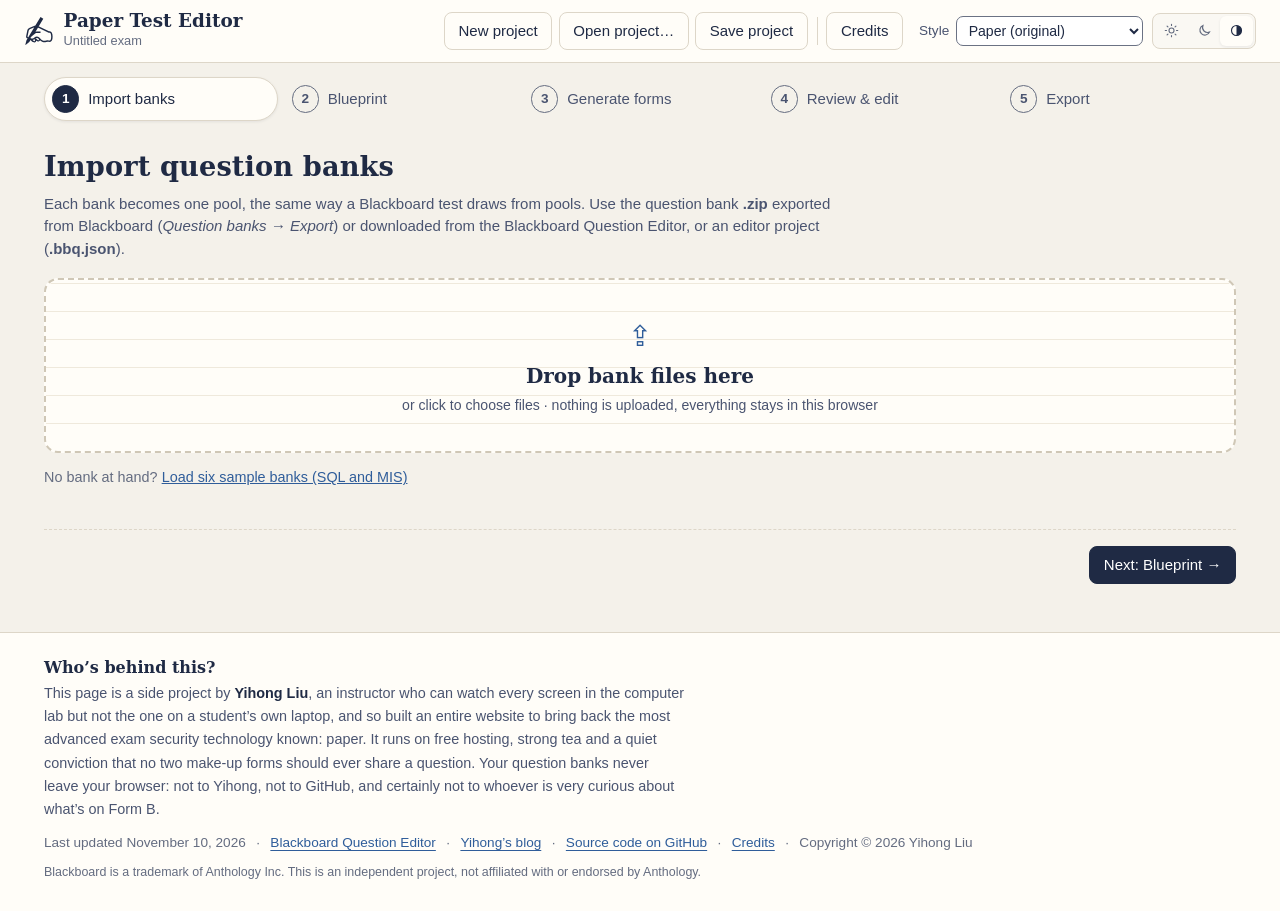
<file: index.html>
<!doctype html>
<html lang="en" data-skin="paper">
<head>
<meta charset="utf-8">
<meta name="viewport" content="width=device-width, initial-scale=1">
<title>Paper Test Editor</title>
<meta name="description" content="Turn Blackboard question banks into supervised paper make-up exams: parallel forms with minimal overlap, answer sheets and keys, exported as PDF or Word. Runs entirely in your browser.">
<meta http-equiv="Content-Security-Policy" content="default-src 'self'; script-src 'self'; style-src 'self' 'unsafe-inline'; img-src 'self' data: blob:; font-src 'self'; connect-src 'none'; object-src 'none'; base-uri 'none'; form-action 'none'">
<meta name="referrer" content="no-referrer">
<!-- Link previews on social media and chat apps (Open Graph and X/Twitter cards).
     og:url and og:image must be full addresses. If the site moves, update them here.
     The preview image is drawn from tools/og-image/og-image.html (see README.md). -->
<link rel="canonical" href="https://blog.yihong-liu.com/paper-test-editor/">
<meta property="og:type" content="website">
<meta property="og:site_name" content="Paper Test Editor">
<meta property="og:title" content="Paper Test Editor">
<meta property="og:description" content="Turn Blackboard question banks into parallel paper make-up exams, with answer sheets and keys, as PDF or Word. Free, and everything stays in your browser.">
<meta property="og:url" content="https://blog.yihong-liu.com/paper-test-editor/">
<meta property="og:locale" content="en_US">
<meta property="og:image" content="https://blog.yihong-liu.com/paper-test-editor/og-image.png?v=2">
<meta property="og:image:type" content="image/png">
<meta property="og:image:width" content="2400">
<meta property="og:image:height" content="1260">
<meta property="og:image:alt" content="Paper Test Editor: Forms A, B and C of a paper make-up exam, each with its form box, Form A showing two MIS questions, and a badge reading 0 shared questions across forms A, B and C.">
<meta name="author" content="Yihong Liu">
<meta name="twitter:card" content="summary_large_image">
<meta name="twitter:title" content="Paper Test Editor">
<meta name="twitter:description" content="Turn Blackboard question banks into parallel paper make-up exams, with answer sheets and keys, as PDF or Word. Free, and everything stays in your browser.">
<meta name="twitter:image" content="https://blog.yihong-liu.com/paper-test-editor/og-image.png?v=2">
<meta name="twitter:image:alt" content="Paper Test Editor: Forms A, B and C of a paper make-up exam, each with its form box, Form A showing two MIS questions, and a badge reading 0 shared questions across forms A, B and C.">
<link rel="icon" href="favicon.svg" type="image/svg+xml">
<link rel="icon" href="favicon-32.png" sizes="32x32" type="image/png">
<link rel="apple-touch-icon" href="apple-touch-icon.png">
<link rel="stylesheet" href="css/app.css">
<script src="js/theme.js"></script>
<style id="page-style"></style>
</head>
<body>
<div id="app">
  <a class="skip-link" href="#main">Skip to the current step</a>
  <header class="topbar">
    <div class="brand">
      <svg class="brand-mark" width="30" height="30" aria-hidden="true" focusable="false" xmlns="http://www.w3.org/2000/svg" viewBox="0 0 2268.0 2268.0" fill="currentColor"><path d="M118 2184Q100 2184 105 2164L187 1839L1248 84L1458 209L837 1241L499 1491L451 1640L520 1768L400 1967L140 2173Q125 2184 118 2184ZM786 2002Q741 2002 680.5 1968Q620 1934 564.5 1881.5Q509 1829 477 1772L563 1722Q586 1762 629 1804Q672 1846 716 1874Q760 1902 786 1902Q809 1902 820 1884Q831 1866 831 1840Q831 1818 823.5 1794.5Q816 1771 801 1751L918 1762Q924 1780 927 1798.5Q930 1817 930 1836Q930 1902 893 1952Q856 2002 786 2002ZM1086 1932Q1046 1932 1000.5 1906.5Q955 1881 877 1814Q828 1772 803 1754Q778 1736 761 1730L797 1636Q826 1648 865 1674.5Q904 1701 951 1744Q1001 1789 1035 1810.5Q1069 1832 1086 1832Q1106 1832 1119 1808Q1132 1784 1132 1754Q1132 1750 1132 1747Q1132 1744 1131 1740L1229 1726Q1230 1733 1230.5 1740.5Q1231 1748 1231 1756Q1231 1826 1189.5 1879Q1148 1932 1086 1932ZM335 1718Q244 1718 193.5 1664.5Q143 1611 159 1531L252 1076Q264 1017 316.5 960.5Q369 904 434 879L940 680L980 782L474 981Q434 997 400 1032Q366 1067 360 1098L267 1553Q262 1580 279 1594Q296 1608 335 1608ZM1552 1978Q1475 1978 1407 1956.5Q1339 1935 1275.5 1890.5Q1212 1846 1147 1776Q1091 1715 1054 1690Q1017 1665 982 1665Q957 1665 926.5 1678Q896 1691 846 1723Q765 1775 704 1797.5Q643 1820 583 1820Q495 1820 440 1770Q385 1720 385 1640Q385 1596 431 1539.5Q477 1483 541 1430L779 1233Q822 1198 869.5 1183Q917 1168 980 1168H1249V1278H980Q934 1278 906 1287.5Q878 1297 849 1320L611 1513Q568 1548 531.5 1590.5Q495 1633 495 1640Q495 1673 517.5 1691.5Q540 1710 583 1710Q623 1710 664.5 1693.5Q706 1677 771 1636Q840 1592 889.5 1573.5Q939 1555 982 1555Q1044 1555 1096.5 1585Q1149 1615 1210 1683Q1299 1783 1377.5 1825.5Q1456 1868 1552 1868Q1607 1868 1664.5 1853.5Q1722 1839 1782 1839Q1830 1839 1875.5 1846Q1921 1853 1955 1853Q1993 1853 2023.5 1771.5Q2054 1690 2054 1566Q2054 1483 2039 1415Q2024 1347 2001.5 1307Q1979 1267 1955 1267H1862L1011 851L1059 753L1888 1157H1955Q2050 1157 2107 1272Q2164 1387 2164 1566Q2164 1742 2107.5 1852.5Q2051 1963 1955 1963Q1903 1963 1865.5 1956Q1828 1949 1782 1949Q1732 1949 1677.5 1963.5Q1623 1978 1552 1978Z"/></svg>
      <div><h1 class="brand-title">Paper Test Editor</h1><small id="project-name">Untitled exam</small></div>
    </div>
    <nav class="top-actions" aria-label="Project">
      <button type="button" id="btn-new" title="Start an empty project. Pools, forms and the usage history in this browser are cleared, so save the current project first if you want to keep it.">New project</button>
      <button type="button" id="btn-open" title="Open a project you saved earlier (a .ptest.json file).">Open project…</button>
      <button type="button" id="btn-save" title="Download this project (exam, pools, forms and usage history) as a .ptest.json file you can open later.">Save project</button>
      <span class="divider" aria-hidden="true"></span>
      <button type="button" id="btn-credits" title="Sources, tools and style inspirations behind this editor.">Credits</button>
      <input type="file" id="file-project" accept=".json,.ptest.json" aria-label="Open project file" hidden>
    </nav>
    <div class="appearance">
      <div class="skin-pick"><label for="skin">Style</label>
        <select id="skin" aria-label="Style" title="Change how the editor looks. Your exam and the printed papers stay the same.">
          <option value="paper">Paper (original)</option>
          <optgroup label="Retro operating system">
            <option value="system">System (classic Mac)</option>
            <option value="win98">Windows 98</option>
            <option value="xp">Windows XP</option>
            <option value="win7">Windows 7</option>
          </optgroup>
          <optgroup label="Clean and modern">
            <option value="pico">Pico</option>
            <option value="mvp">MVP</option>
            <option value="new">new.css</option>
            <option value="sakura">Sakura</option>
          </optgroup>
        </select>
      </div>
      <div class="theme-switch" role="group" aria-label="Appearance">
        <button type="button" data-theme-choice="light" title="Day mode" aria-label="Day mode"><svg viewBox="0 0 24 24" aria-hidden="true"><circle cx="12" cy="12" r="4"/><path d="M12 2v2M12 20v2M4.9 4.9l1.4 1.4M17.7 17.7l1.4 1.4M2 12h2M20 12h2M4.9 19.1l1.4-1.4M17.7 6.3l1.4-1.4"/></svg><span>Day</span></button>
        <button type="button" data-theme-choice="dark" title="Night mode" aria-label="Night mode"><svg viewBox="0 0 24 24" aria-hidden="true"><path d="M20 14.5A8 8 0 0 1 9.5 4a8 8 0 1 0 10.5 10.5z"/></svg><span>Night</span></button>
        <button type="button" data-theme-choice="auto" title="Follow my device’s light or dark setting" aria-label="Auto: follow my device setting"><svg viewBox="0 0 24 24" aria-hidden="true"><circle cx="12" cy="12" r="8"/><path d="M12 4a8 8 0 0 1 0 16z" class="fill"/></svg><span>Auto</span></button>
      </div>
    </div>
  </header>

  <ol class="stepper" id="stepper">
    <li><button type="button" data-step="import" class="active" aria-current="step"><span>1</span> Import banks</button></li>
    <li><button type="button" data-step="blueprint"><span>2</span> Blueprint</button></li>
    <li><button type="button" data-step="generate"><span>3</span> Generate forms</button></li>
    <li><button type="button" data-step="review"><span>4</span> Review &amp; edit</button></li>
    <li><button type="button" data-step="export"><span>5</span> Export</button></li>
  </ol>

  <main id="main" tabindex="-1">
    <!-- 1. Import -->
    <section class="step active" data-panel="import">
      <div class="step-head">
        <h2>Import question banks</h2>
        <p>Each bank becomes one pool, the same way a Blackboard test draws from pools. Use the question bank <b>.zip</b> exported from Blackboard (<i>Question banks → Export</i>) or downloaded from the Blackboard Question Editor, or an editor project (<b>.bbq.json</b>).</p>
      </div>
      <label class="drop" id="drop">
        <input type="file" id="file-banks" class="sr-only" accept=".zip,.json" multiple>
        <span class="drop-icon" aria-hidden="true">⇪</span>
        <b>Drop bank files here</b>
        <span>or click to choose files · nothing is uploaded, everything stays in this browser</span>
      </label>
      <p class="sample-line">No bank at hand? <button type="button" class="link" id="btn-samples">Load six sample banks (SQL and MIS)</button></p>
      <div id="pool-list" class="pool-list"></div>
      <div class="step-foot"><span></span><button type="button" class="primary" data-goto="blueprint">Next: Blueprint →</button></div>
    </section>

    <!-- 2. Blueprint -->
    <section class="step" data-panel="blueprint">
      <div class="step-head">
        <h2>Blueprint</h2>
        <p>Match the Blackboard test: how many questions each pool contributes, and how many points each is worth. The paper form will cover the same outcomes with the same time limit. To draw from several banks together under one outcome, use <b>Combine with above</b>: the banks then share one label, draw count and points, and print as one part.</p>
      </div>
      <div class="card exam-card">
        <h3>Exam details</h3>
        <div class="grid-2">
          <label>Course<input id="exam-course" placeholder="e.g. MGMT 2080 · Introduction to Information Systems"></label>
          <label>Exam title<input id="exam-title" placeholder="e.g. Midterm Exam (Make-up)"></label>
          <label class="short">Time limit (minutes)<input id="exam-time" type="number" min="0" step="5" placeholder="75"></label>
        </div>
        <div class="field-row"><label id="lbl-instructions">Instructions <small>(printed on the first page, or on the cover page)</small></label></div>
        <div id="exam-instructions"></div>
        <div class="field-row"><label id="lbl-endtext">Closing line <small>(printed after the last question; leave empty for none)</small></label>
          <button type="button" class="link" id="btn-endtext-reset">Use the default</button></div>
        <div id="exam-endtext"></div>
      </div>
      <div class="card">
        <h3>Pools</h3>
        <div class="table-wrap"><table class="slots" id="slots"></table></div>
        <div id="blueprint-warnings"></div>
      </div>
      <div class="step-foot"><button type="button" data-goto="import">← Import</button><button type="button" class="primary" data-goto="generate">Next: Generate forms →</button></div>
    </section>

    <!-- 3. Generate -->
    <section class="step" data-panel="generate">
      <div class="step-head">
        <h2>Generate parallel forms</h2>
        <p>Forms are drawn so they share as few questions as possible, preferring questions that have been used least, and least recently. The same seed always gives the same forms.</p>
      </div>
      <div class="card gen-card">
        <div class="gen-row">
          <label class="short">Number of forms<input id="gen-count" type="number" min="1" max="26" value="2"></label>
          <label class="short">First form code<input id="gen-start" maxlength="2" value="A"></label>
          <label>Seed<span class="inline"><input id="gen-seed"><button type="button" id="btn-reseed" title="New random seed">↻</button></span></label>
        </div>
        <fieldset class="checks">
          <legend class="sr-only">Order</legend>
          <label><input type="checkbox" id="set-shuffleQuestions"> Shuffle question order within each part</label>
          <label><input type="checkbox" id="set-mixSections"> Mix all parts together (no part headings)</label>
          <label><input type="checkbox" id="set-shuffleOptions"> Shuffle answer choices <small>(“All/None of the above” stay put; True/False is never reordered)</small></label>
        </fieldset>
        <div class="gen-go"><button type="button" class="primary big" id="btn-generate">Generate forms</button><span id="gen-status"></span></div>
      </div>
      <div id="gen-result"></div>
      <details class="card history" id="history">
        <summary><h3>Usage history</h3><span id="history-count"></span></summary>
        <p class="muted">A form is recorded the first time you export or print its test booklet. New forms then prefer questions used least, or least recently.</p>
        <div id="history-list"></div>
      </details>
      <div class="step-foot"><button type="button" data-goto="blueprint">← Blueprint</button><button type="button" class="primary" data-goto="review">Next: Review &amp; edit →</button></div>
    </section>

    <!-- 4. Review -->
    <section class="step" data-panel="review">
      <h2 class="sr-only">Review &amp; edit</h2>
      <div class="review">
        <aside class="review-side">
          <div class="form-tabs" id="form-tabs" role="group" aria-label="Form"></div>
          <div class="doc-tabs" id="doc-tabs" role="group" aria-label="Document">
            <button type="button" data-doc="booklet">Test booklet</button>
            <button type="button" data-doc="sheet">Answer sheet</button>
            <button type="button" data-doc="key">Answer key</button>
          </div>
          <div class="side-card">
            <h3>Answers</h3>
            <label class="radio"><input type="radio" name="answerMode" value="sheet"> On a separate answer sheet</label>
            <label class="radio"><input type="radio" name="answerMode" value="booklet"> In the test booklet</label>
            <div id="sheet-style-wrap">
              <h3>Answer sheet style</h3>
              <label class="radio"><input type="radio" name="sheetStyle" value="bubbles"> Bubbles</label>
              <label class="radio"><input type="radio" name="sheetStyle" value="letters"> Letter boxes</label>
            </div>
          </div>
          <div class="side-card">
            <h3>Layout</h3>
            <label class="check"><input type="checkbox" id="set-showSections"> Part headings</label>
            <label class="check"><input type="checkbox" id="set-showPoints"> Show points</label>
            <label class="check"><input type="checkbox" id="set-coverPage"> Separate cover page</label>
            <label class="check"><input type="checkbox" id="set-largePrint"> Large print</label>
            <label class="row">Essay lines<input type="number" id="set-essayLines" min="2" max="40"></label>
            <label class="row">Paper<select id="set-paper" aria-label="Paper size"><option value="letter">US Letter</option><option value="a4">A4</option></select></label>
          </div>
          <div class="side-card overlap-mini" id="overlap-mini"></div>
        </aside>
        <div class="review-main">
          <div id="review-empty" class="empty">Generate forms first (step 3).</div>
          <div class="paper-stage" id="paper-stage"></div>
        </div>
      </div>
      <div class="step-foot"><button type="button" data-goto="generate">← Generate</button><button type="button" class="primary" data-goto="export">Next: Export →</button></div>
    </section>

    <!-- 5. Export -->
    <section class="step" data-panel="export">
      <div class="step-head">
        <h2>Export</h2>
        <p><b>PDF</b> opens your browser’s print dialog: choose <i>Save as PDF</i> as the printer, and keep headers and footers off (the page numbers and form code are already on the page). <b>Word</b> files download straight away and keep math as editable equations.</p>
      </div>
      <div id="export-list"></div>
      <div class="card batch">
        <h3>All forms at once</h3>
        <fieldset class="checks inline-checks">
          <legend class="sr-only">Documents to include</legend>
          <label><input type="checkbox" id="batch-booklet" checked> Test booklets</label>
          <label><input type="checkbox" id="batch-sheet" checked> Answer sheets</label>
          <label><input type="checkbox" id="batch-key" checked> Answer keys</label>
        </fieldset>
        <div class="btn-row">
          <button type="button" class="primary" id="btn-batch-docx">Download Word files (.zip)</button>
          <button type="button" id="btn-batch-print">Print / save one PDF</button>
        </div>
        <label class="check"><input type="checkbox" id="set-recordUsage"> Record exported booklets in the usage history</label>
      </div>
      <div class="step-foot"><button type="button" data-goto="review">← Review</button><span></span></div>
    </section>
  </main>

  <footer class="site-foot">
    <div class="foot-inner">
      <p class="foot-owner">
        <span class="foot-kicker">Who’s behind this?</span>
        This page is a side project by <b>Yihong Liu</b>, an instructor who can watch every screen in the computer lab but not the one on a student’s own laptop, and so built an entire website to bring back the most advanced exam security technology known: paper.
        It runs on free hosting, strong tea and a quiet conviction that no two make-up forms should ever share a question.
        Your question banks never leave your browser: not to Yihong, not to GitHub, and certainly not to whoever is very curious about what’s on Form B.
      </p>
      <p class="foot-meta">
        <span>Last updated <time datetime="2026-11-10">November 10, 2026</time></span>
        <a href="https://liu-yihong.github.io/blackboard-question-editor/" target="_blank" rel="noopener noreferrer">Blackboard Question Editor</a>
        <a href="https://blog.yihong-liu.com/" target="_blank" rel="noopener noreferrer">Yihong’s blog</a>
        <a href="https://github.com/liu-yihong/paper-test-editor" target="_blank" rel="noopener noreferrer">Source code on GitHub</a>
        <button type="button" class="link" id="btn-credits-foot">Credits</button>
        <span>Copyright © 2026 Yihong Liu</span>
      </p>
      <p class="foot-legal">Blackboard is a trademark of Anthology Inc. This is an independent project, not affiliated with or endorsed by Anthology.</p>
    </div>
  </footer>
</div>

<div id="print-root" aria-hidden="true"></div>
<div id="modal" class="modal" hidden><section class="modal-box" role="dialog" aria-modal="true" aria-labelledby="modal-title"><header><h3 id="modal-title">Dialog</h3><button type="button" class="x" id="modal-x" aria-label="Close">×</button></header><div id="modal-body" class="modal-body"></div><footer id="modal-actions"></footer></section></div>
<div id="toast" class="toast" aria-hidden="true" hidden></div>
<div id="sr-status" class="sr-only" role="status" aria-live="polite"></div>

<!-- defer: the scripts download in parallel and run in this order after the page has been parsed,
     so they never hold up the first paint. js/samples.js (the sample banks) is loaded only when asked for. -->
<script defer src="vendor/katex.min.js"></script>
<script defer src="js/richtext.js"></script>
<script defer src="js/model.js"></script>
<script defer src="js/zip.js"></script>
<script defer src="js/bbimport.js"></script>
<script defer src="js/forms.js"></script>
<script defer src="js/wysiwyg.js"></script>
<script defer src="js/paper.js"></script>
<script defer src="js/docx.js"></script>
<script defer src="js/app.js"></script>
</body>
</html>
</file>
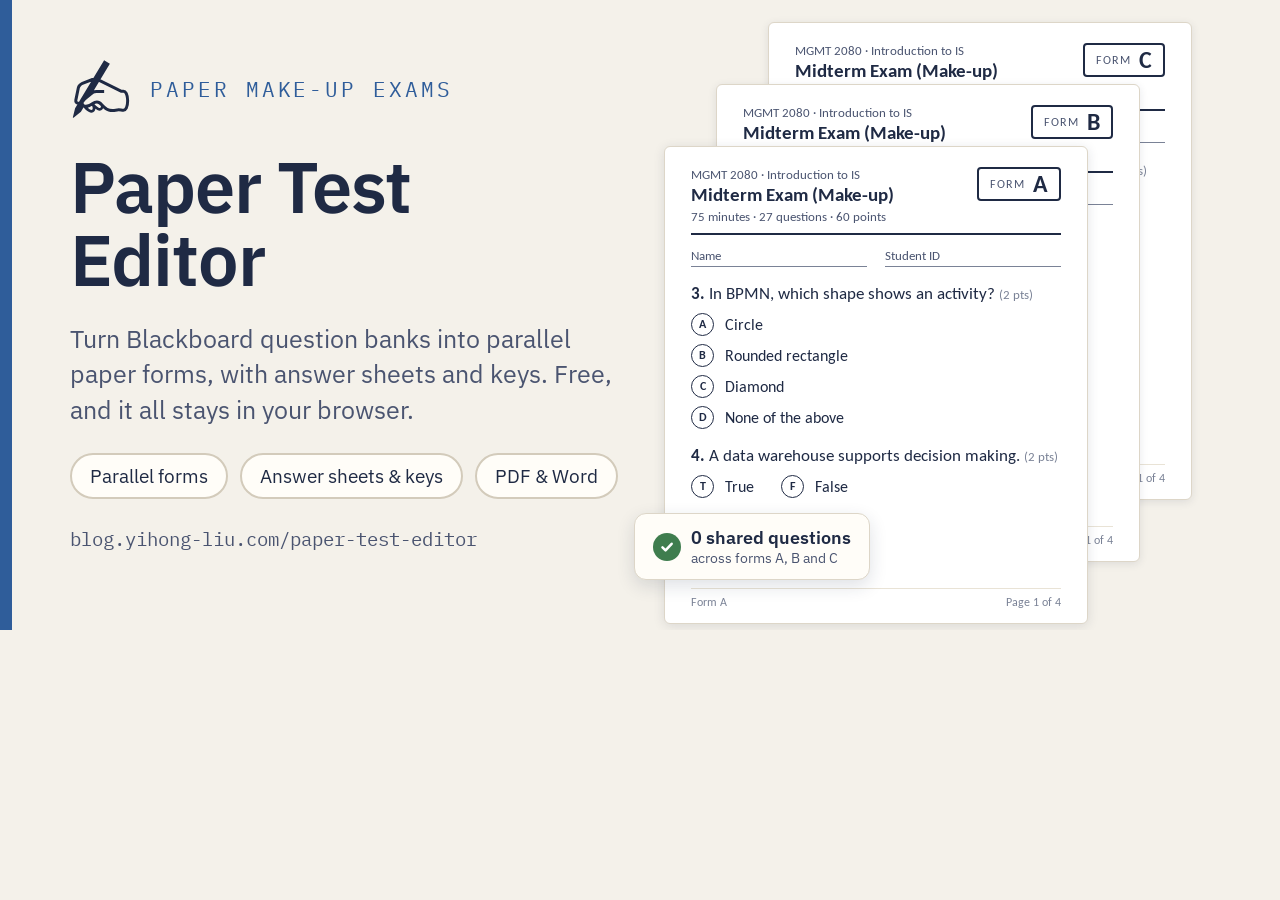
<file: tools/og-image/og-image.html>
<!doctype html><html><head><meta charset="utf-8"><style>
@font-face{font-family:Plex;src:url(../../fonts/ibm-plex-sans-latin-400-normal.woff2);font-weight:400}
@font-face{font-family:Plex;src:url(../../fonts/ibm-plex-sans-latin-600-normal.woff2);font-weight:600 700}
@font-face{font-family:PlexMono;src:url(../../fonts/ibm-plex-mono-latin-400-normal.woff2)}
@font-face{font-family:PaperSans;src:url(../../fonts/paper-sans-latin-regular.woff2);font-weight:400}
@font-face{font-family:PaperSans;src:url(../../fonts/paper-sans-latin-bold.woff2);font-weight:700}
*{box-sizing:border-box;margin:0}
html,body{width:1200px;height:630px;overflow:hidden}
body{background:#f4f1ea;color:#1f2a44;font-family:Plex;position:relative;border-left:12px solid #2f5d9a}
.left{position:absolute;left:58px;top:58px;width:560px}
.eyebrow{display:flex;align-items:center;gap:18px;font-family:PlexMono;color:#2f5d9a;font-size:21px;letter-spacing:.14em}
.eyebrow svg{width:62px;height:62px;color:#1f2a44}
h1{font-size:72px;line-height:1.02;font-weight:600;letter-spacing:-.015em;margin-top:30px}
p.sub{font-size:25px;line-height:1.42;color:#4a5470;margin-top:24px}
.chips{display:flex;gap:12px;margin-top:26px}
.chips span{display:inline-flex;align-items:center;font-size:19px;padding:9px 18px;border:2px solid #d3cbbb;border-radius:999px;background:#fffdf8;color:#1f2a44}
.url{font-family:PlexMono;color:#4a5470;font-size:19px;margin-top:28px}
.stack{position:absolute;left:652px;top:0;width:548px;height:630px}
.sheet{position:absolute;width:424px;height:478px;background:#fff;border:1px solid #ddd6c8;border-radius:6px;box-shadow:0 2px 12px rgba(31,42,68,.12);padding:20px 26px;font-family:PaperSans;overflow:hidden}
.s3{left:104px;top:22px}.s2{left:52px;top:84px}.s1{left:0;top:146px}
.s3,.s2{box-shadow:0 2px 8px rgba(31,42,68,.10)}
.hd{display:flex;justify-content:space-between;align-items:flex-start;gap:10px;border-bottom:2px solid #1f2a44;padding-bottom:9px}
.hd small{display:block;font-size:13px;color:#4a5470}
.hd b{display:block;font-size:19px;margin-top:1px}
.hd .meta{margin-top:3px}
.form{flex:none;display:flex;align-items:center;gap:8px;border:2.5px solid #1f2a44;border-radius:4px;padding:3px 11px;font-size:12px;color:#4a5470;letter-spacing:.08em}
.form b{font-size:24px;color:#1f2a44;line-height:1;letter-spacing:0;margin:0}
.lines{display:flex;gap:18px;margin-top:13px;font-size:13px;color:#4a5470}
.lines div{flex:1;border-bottom:1.5px solid #7a8296;padding-bottom:3px}
.q{margin-top:16px;font-size:16.5px;line-height:1.33}
.q .n{font-weight:700;margin-right:4px}
.q .pts{color:#7a8296;font-size:13px;white-space:nowrap}
.opt{display:flex;align-items:center;gap:11px;margin-top:8px;font-size:16px}
.opt i{flex:none;display:inline-grid;place-items:center;width:23px;height:23px;border:1.6px solid #1f2a44;border-radius:50%;font-style:normal;font-size:12px;font-weight:700}
.opt .ot{margin-right:16px}
.foot{position:absolute;left:26px;right:26px;bottom:14px;display:flex;justify-content:space-between;font-size:12px;color:#7a8296;border-top:1px solid #e9e3d6;padding-top:6px}
.badge{position:absolute;left:-30px;bottom:50px;display:flex;align-items:center;gap:10px;background:#fffdf8;border:1.5px solid #ddd6c8;border-radius:12px;padding:12px 18px;box-shadow:0 6px 18px rgba(31,42,68,.14);font-size:18px;font-weight:600}
.badge .ck{display:inline-grid;place-items:center;width:28px;height:28px;border-radius:50%;background:#3f7d4e}
.badge small{display:block;font-weight:400;font-size:14px;color:#4a5470}
</style></head><body>
<div class="left">
  <div class="eyebrow"><svg viewBox="0 0 2268 2268" fill="currentColor"><path d="M118 2184Q100 2184 105 2164L187 1839L1248 84L1458 209L837 1241L499 1491L451 1640L520 1768L400 1967L140 2173Q125 2184 118 2184ZM786 2002Q741 2002 680.5 1968Q620 1934 564.5 1881.5Q509 1829 477 1772L563 1722Q586 1762 629 1804Q672 1846 716 1874Q760 1902 786 1902Q809 1902 820 1884Q831 1866 831 1840Q831 1818 823.5 1794.5Q816 1771 801 1751L918 1762Q924 1780 927 1798.5Q930 1817 930 1836Q930 1902 893 1952Q856 2002 786 2002ZM1086 1932Q1046 1932 1000.5 1906.5Q955 1881 877 1814Q828 1772 803 1754Q778 1736 761 1730L797 1636Q826 1648 865 1674.5Q904 1701 951 1744Q1001 1789 1035 1810.5Q1069 1832 1086 1832Q1106 1832 1119 1808Q1132 1784 1132 1754Q1132 1750 1132 1747Q1132 1744 1131 1740L1229 1726Q1230 1733 1230.5 1740.5Q1231 1748 1231 1756Q1231 1826 1189.5 1879Q1148 1932 1086 1932ZM335 1718Q244 1718 193.5 1664.5Q143 1611 159 1531L252 1076Q264 1017 316.5 960.5Q369 904 434 879L940 680L980 782L474 981Q434 997 400 1032Q366 1067 360 1098L267 1553Q262 1580 279 1594Q296 1608 335 1608ZM1552 1978Q1475 1978 1407 1956.5Q1339 1935 1275.5 1890.5Q1212 1846 1147 1776Q1091 1715 1054 1690Q1017 1665 982 1665Q957 1665 926.5 1678Q896 1691 846 1723Q765 1775 704 1797.5Q643 1820 583 1820Q495 1820 440 1770Q385 1720 385 1640Q385 1596 431 1539.5Q477 1483 541 1430L779 1233Q822 1198 869.5 1183Q917 1168 980 1168H1249V1278H980Q934 1278 906 1287.5Q878 1297 849 1320L611 1513Q568 1548 531.5 1590.5Q495 1633 495 1640Q495 1673 517.5 1691.5Q540 1710 583 1710Q623 1710 664.5 1693.5Q706 1677 771 1636Q840 1592 889.5 1573.5Q939 1555 982 1555Q1044 1555 1096.5 1585Q1149 1615 1210 1683Q1299 1783 1377.5 1825.5Q1456 1868 1552 1868Q1607 1868 1664.5 1853.5Q1722 1839 1782 1839Q1830 1839 1875.5 1846Q1921 1853 1955 1853Q1993 1853 2023.5 1771.5Q2054 1690 2054 1566Q2054 1483 2039 1415Q2024 1347 2001.5 1307Q1979 1267 1955 1267H1862L1011 851L1059 753L1888 1157H1955Q2050 1157 2107 1272Q2164 1387 2164 1566Q2164 1742 2107.5 1852.5Q2051 1963 1955 1963Q1903 1963 1865.5 1956Q1828 1949 1782 1949Q1732 1949 1677.5 1963.5Q1623 1978 1552 1978Z"/></svg>PAPER MAKE-UP EXAMS</div>
  <h1>Paper Test<br>Editor</h1>
  <p class="sub">Turn Blackboard question banks into parallel paper forms, with answer sheets and keys. Free, and it all stays in your browser.</p>
  <div class="chips"><span>Parallel forms</span><span>Answer sheets &amp; keys</span><span>PDF &amp; Word</span></div>
  <div class="url">blog.yihong-liu.com/paper-test-editor</div>
</div>
<div class="stack"><div class="sheet s3">
    <div class="hd"><div><small>MGMT 2080 · Introduction to IS</small><b>Midterm Exam (Make-up)</b><small class="meta">75 minutes · 27 questions · 60 points</small></div><div class="form"><span>FORM</span><b>C</b></div></div>
    <div class="lines"><div>Name</div><div>Student ID</div></div><div class="q"><span class="n">3.</span>Which IS component runs the procedures? <span class="pts">(2 pts)</span></div><div class="opt"><i>A</i>People</div><div class="opt"><i>B</i>Network</div><div class="opt"><i>C</i>Cloud</div><div class="opt"><i>D</i>Firewall</div>
    <div class="foot"><span>Form C</span><span>Page 1 of 4</span></div></div><div class="sheet s2">
    <div class="hd"><div><small>MGMT 2080 · Introduction to IS</small><b>Midterm Exam (Make-up)</b><small class="meta">75 minutes · 27 questions · 60 points</small></div><div class="form"><span>FORM</span><b>B</b></div></div>
    <div class="lines"><div>Name</div><div>Student ID</div></div><div class="q"><span class="n">3.</span>Which method finishes each phase first? <span class="pts">(2 pts)</span></div><div class="opt"><i>A</i>Agile</div><div class="opt"><i>B</i>Scrum</div><div class="opt"><i>C</i>Waterfall</div><div class="opt"><i>D</i>Prototyping</div>
    <div class="foot"><span>Form B</span><span>Page 1 of 4</span></div></div><div class="sheet s1">
    <div class="hd"><div><small>MGMT 2080 · Introduction to IS</small><b>Midterm Exam (Make-up)</b><small class="meta">75 minutes · 27 questions · 60 points</small></div><div class="form"><span>FORM</span><b>A</b></div></div>
    <div class="lines"><div>Name</div><div>Student ID</div></div><div class="q"><span class="n">3.</span>In BPMN, which shape shows an activity? <span class="pts">(2 pts)</span></div><div class="opt"><i>A</i>Circle</div><div class="opt"><i>B</i>Rounded rectangle</div><div class="opt"><i>C</i>Diamond</div><div class="opt"><i>D</i>None of the above</div><div class="q"><span class="n">4.</span>A data warehouse supports decision making. <span class="pts">(2 pts)</span></div><div class="opt"><i>T</i><span class="ot">True</span><i>F</i><span class="ot">False</span></div>
    <div class="foot"><span>Form A</span><span>Page 1 of 4</span></div></div>
  <div class="badge"><span class="ck"><svg width="16" height="16" viewBox="0 0 12 12"><path d="M2.6 6.3l2.3 2.3 4.6-5" fill="none" stroke="#fff" stroke-width="1.9" stroke-linecap="round" stroke-linejoin="round"/></svg></span><div>0 shared questions<small>across forms A, B and C</small></div></div>
</div>
</body></html>
</file>
<file: css/app.css>
/* Paper Test Editor — app and paper styles */
:root {
  /* outline of text boxes and menus: part way from the field colour to the text colour, so it reaches 3:1 in every style */
  --field-line: color-mix(in srgb, var(--ink) 66%, var(--field));
  --bg: #f4f1ea;
  --surface: #fffdf8;
  --ink: #1f2a44;
  --ink-2: #4a5470;
  --muted: #646c80;
  --line: #ddd6c8;
  --line-2: #e9e3d6;
  --accent: #2f5d9a;
  --accent-soft: #e4ecf7;
  --red: #b0462e;
  --red-soft: #f9e6e1;
  --green: #3b754a;
  --green-soft: #e3f0e5;
  --amber: #946112;
  --amber-soft: #fbf0d9;
  --radius: 10px;
  --surface-2: #faf8f3;   /* toolbars, table headers */
  --field: #fff;          /* inputs and editing fields */
  --field-ink: #111;
  --primary: #1f2a44;     /* primary buttons, active tabs, toast */
  --primary-hover: #2c3a5d;
  --primary-ink: #fff;
  --stage: #d9d3c6;       /* the desk behind the paper preview */
  --hl: #fff3c4;          /* fill-in blanks */
  --drop-lines: #efe9dc;
  --dash: #cfc7b6;
  --warn-ink: #6d4708; --bad-ink: #7b2b1b; --ok-ink: #23502e;
  --shadow: 0 1px 3px rgba(31,42,68,.08);
  /* Roles. Components colour themselves through these, never through the raw palette above,
     so a style restyles a role in one place. The defaults are built from the palette, and
     var() resolves after the cascade, so each style's own palette (and its Night look) flows
     in without restating them. Only styles whose look differs (the retro ones) override them.
     --tint is a fill behind body text (code, chips, table headings): keep it apart from
     --line-2, which is a border colour and may be black. */
  --tint: var(--line-2);
  --ok-bg: var(--green-soft);  --ok-fg: var(--ok-ink);     --ok-line: 1px solid transparent;
  --warn-bg: var(--amber-soft); --warn-fg: var(--warn-ink); --warn-line: 1px solid transparent;
  --bad-bg: var(--red-soft);   --bad-fg: var(--bad-ink);   --bad-line: 1px solid transparent;
  --info-bg: var(--accent-soft); --info-fg: var(--ink);    --info-line: 1px solid transparent;
  --pick-bg: var(--green-soft); --pick-fg: var(--green);   /* the correct answer's letter, the chosen True/False */
  color-scheme: light;
  /* Fonts: the device's own fonts first. The fonts in fonts/ are downloaded only on a
     device that has none of the fonts listed before them (the browser fetches a web
     font only when it reaches it in the list). */
  --serif: "Iowan Old Style", "Palatino Linotype", Palatino, "Book Antiqua", Georgia, "Noto Serif", "DejaVu Serif", serif;
  --sans: -apple-system, BlinkMacSystemFont, "Segoe UI", Roboto, "Noto Sans", Ubuntu, Cantarell, "Helvetica Neue", Arial, "PTE Fallback Sans", system-ui, sans-serif;
  --mono: ui-monospace, "SF Mono", SFMono-Regular, Menlo, Consolas, "Cascadia Mono", "Roboto Mono", "DejaVu Sans Mono", "Liberation Mono", "Courier New", "PTE Fallback Mono", monospace;
  /* The paper uses Calibri, the font of the Word export, or its metric twin Carlito, so the
     PDF breaks lines and pages like the .docx. Devices with neither get a bundled copy of Carlito. */
  --paper: Calibri, Carlito, "PTE Paper Sans", sans-serif;
  --paper-mono: Consolas, "Cascadia Mono", Menlo, "DejaVu Sans Mono", "Liberation Mono", "PTE Fallback Mono", monospace;
}
@font-face { font-family: "PTE Fallback Sans"; src: url("../fonts/ibm-plex-sans-latin-400-normal.woff2") format("woff2"); font-weight: 400; font-style: normal; font-display: swap; }
@font-face { font-family: "PTE Fallback Sans"; src: url("../fonts/ibm-plex-sans-latin-600-normal.woff2") format("woff2"); font-weight: 500 700; font-style: normal; font-display: swap; }
@font-face { font-family: "PTE Fallback Mono"; src: url("../fonts/ibm-plex-mono-latin-400-normal.woff2") format("woff2"); font-weight: 400 700; font-style: normal; font-display: swap; }
/* Inter is used only by the new.css style, and downloaded only when that style is on. */
@font-face { font-family: "Inter"; src: url("../fonts/inter-latin-400-normal.woff2") format("woff2"); font-weight: 400; font-style: normal; font-display: swap; }
@font-face { font-family: "Inter"; src: url("../fonts/inter-latin-500-normal.woff2") format("woff2"); font-weight: 500; font-style: normal; font-display: swap; }
@font-face { font-family: "Inter"; src: url("../fonts/inter-latin-600-normal.woff2") format("woff2"); font-weight: 600; font-style: normal; font-display: swap; }
@font-face { font-family: "Inter"; src: url("../fonts/inter-latin-700-normal.woff2") format("woff2"); font-weight: 700; font-style: normal; font-display: swap; }
@font-face { font-family: "PTE Paper Sans"; src: url("../fonts/paper-sans-latin-regular.woff2") format("woff2"); font-weight: 400; font-style: normal; font-display: swap; }
@font-face { font-family: "PTE Paper Sans"; src: url("../fonts/paper-sans-latin-bold.woff2") format("woff2"); font-weight: 600 700; font-style: normal; font-display: swap; }
@font-face { font-family: "PTE Paper Sans"; src: url("../fonts/paper-sans-latin-italic.woff2") format("woff2"); font-weight: 400; font-style: italic; font-display: swap; }
@font-face { font-family: "PTE Paper Sans"; src: url("../fonts/paper-sans-latin-bolditalic.woff2") format("woff2"); font-weight: 600 700; font-style: italic; font-display: swap; }

* { box-sizing: border-box; }
[hidden] { display: none !important; }
html, body { margin: 0; }
body { background: var(--bg); color: var(--ink); font: 15px/1.5 var(--sans); }
button, input, select, textarea { font: inherit; color: inherit; }
a { color: var(--accent); }
h2, h3, h4 { font-family: var(--serif); font-weight: 600; margin: 0; letter-spacing: .005em; }
h2 { font-size: 1.7rem; }
h3 { font-size: 1.15rem; margin-bottom: .6rem; }
h4, .review-side h3 { font-size: .95rem; margin: .2rem 0 .35rem; }
small, .muted { color: var(--muted); }

/* ---------- top bar & stepper ---------- */
.topbar { display: flex; align-items: center; justify-content: space-between; gap: 1rem; padding: .7rem 1.5rem; background: var(--surface); border-bottom: 1px solid var(--line); position: sticky; top: 0; z-index: 20; }
.brand { display: flex; align-items: center; gap: .6rem; }
/* the app name is the page's h1 (text directly inside it, so simple checkers find it) */
.brand-title { margin: 0; font-family: var(--serif); font-size: 1.15rem; font-weight: 700; display: block; line-height: 1.1; }
.brand small { display: block; font-size: .8rem; }
.brand-mark { flex: none; color: inherit; }
.top-actions { display: flex; gap: .4rem; flex-wrap: wrap; }

button { cursor: pointer; border: 1px solid var(--line); background: var(--surface); border-radius: 8px; padding: .42rem .85rem; transition: background .12s, border-color .12s, box-shadow .12s; }
button:hover { border-color: var(--ink-2); }
button:focus-visible, input:focus-visible, select:focus-visible, textarea:focus-visible, a:focus-visible, summary:focus-visible { outline: 2px solid var(--accent); outline-offset: 1px; }
#main:focus { outline: none; } /* focused by the skip link */
/* skip link: hidden until it gets keyboard focus, then shown at the top left */
.skip-link { position: absolute; left: .6rem; top: -3rem; z-index: 100; padding: .5rem .9rem; border-radius: 6px; background: var(--primary); color: var(--primary-ink); font-weight: 600; text-decoration: none; }
.skip-link:focus { top: .6rem; }
button.primary { background: var(--primary); color: var(--primary-ink); border-color: var(--primary); }
button.primary:hover { background: var(--primary-hover); border-color: var(--primary-hover); }
button.big { padding: .65rem 1.4rem; font-size: 1.05rem; }
button.link { border: 0; background: none; padding: 0; color: var(--accent); text-decoration: underline; }
button.danger { color: var(--red); }
button.small { padding: .2rem .55rem; font-size: .85rem; }
button:disabled { opacity: .45; cursor: not-allowed; }

.stepper { list-style: none; display: flex; margin: 0; padding: .9rem 1.5rem 0; gap: .35rem; width: 100%; max-width: 1240px; margin-inline: auto; flex-wrap: wrap; } /* width: 100% because #app is a flex column (sticky footer): without it, auto margins would shrink the stepper to fit its content */
.stepper li { flex: 1 1 0; min-width: 150px; }
.stepper button { width: 100%; text-align: left; display: flex; align-items: center; gap: .55rem; border-radius: 999px; padding: .45rem .9rem .45rem .45rem; background: transparent; border-color: transparent; color: var(--ink-2); font-weight: 500; }
.stepper button span { display: inline-grid; place-items: center; width: 1.7rem; height: 1.7rem; border-radius: 50%; border: 1.5px solid var(--muted); font-size: .85rem; font-weight: 700; flex: none; }
.stepper button span { position: relative; }
/* Done steps: a check badge carries the meaning, so it reads the same in every style,
   in colour or monochrome. The colours come from each style's own palette. */
.stepper button.done span { background: var(--step-done-soft, var(--green-soft)); border-color: var(--step-done, var(--green)); color: var(--step-done, var(--green)); }
.stepper button.done span::after { content: ""; position: absolute; right: -.38rem; bottom: -.3rem; width: .9rem; height: .9rem; border-radius: 50%;
  background: var(--step-check, url("data:image/svg+xml,%3Csvg xmlns='http://www.w3.org/2000/svg' viewBox='0 0 12 12'%3E%3Cpath d='M2.6 6.3l2.3 2.3 4.6-5' fill='none' stroke='%23fff' stroke-width='1.9' stroke-linecap='round' stroke-linejoin='round'/%3E%3C/svg%3E")) center / 78% no-repeat, var(--step-done, var(--green)); box-shadow: 0 0 0 2px var(--step-ring, var(--bg)); }
.stepper button.active { background: var(--surface); border-color: var(--line); color: var(--ink); box-shadow: var(--shadow); }
.stepper button.active span { background: var(--primary); border-color: var(--primary); color: var(--primary-ink); }

/* Sticky footer: the whole page (top bar, steps, main, footer) is at least one screen tall, and main takes
   the spare height. A short step keeps the footer at the bottom of the screen; a long one pushes it below.
   The footer also never appears high and then jumps down while the page loads. */
#app { display: flex; flex-direction: column; min-height: 100vh; min-height: 100svh; }
main { max-width: 1240px; width: 100%; margin: 0 auto; padding: 1rem 1.5rem 2rem; flex: 1 0 auto; }
/* min-height keeps the footer below the first screen while the step panels are filled in by script,
   so it doesn't jump down (layout shift) when they appear. */
.step { display: none; }
.step.active { display: block; animation: fade .18s ease-out; }
@keyframes fade { from { opacity: 0; transform: translateY(4px); } to { opacity: 1; transform: none; } }
.step-head { margin: .6rem 0 1.1rem; max-width: 820px; }
.step h2[tabindex="-1"]:focus { outline: none; } /* focused by script after Next/Back, to announce the step */
/* visually hidden, still read by screen readers and reachable by keyboard */
.sr-only { position: absolute !important; width: 1px !important; height: 1px !important; padding: 0 !important; margin: -1px !important; overflow: hidden !important; clip: rect(0 0 0 0) !important; clip-path: inset(50%) !important; white-space: nowrap !important; border: 0 !important; }
.step-head p { color: var(--ink-2); margin: .35rem 0 0; }
.step-foot { display: flex; justify-content: space-between; align-items: center; margin-top: 1.5rem; padding-top: 1rem; border-top: 1px dashed var(--line); }

.card, .side-card { background: var(--surface); border: 1px solid var(--line); border-radius: var(--radius); padding: 1.1rem 1.25rem; margin-bottom: 1rem; }
label { display: block; font-size: .88rem; color: var(--ink-2); font-weight: 500; }
input:not([type=checkbox]):not([type=radio]), select, textarea { display: block; width: 100%; margin-top: .25rem; padding: .48rem .6rem; border: 1px solid var(--field-line); border-radius: 7px; background: var(--field); color: var(--ink); font-weight: 400; }
textarea { resize: vertical; font-family: var(--sans); line-height: 1.45; }
textarea.mono { font-family: var(--mono); font-size: .88rem; }
.grid-2 { display: grid; grid-template-columns: 1fr 1fr 180px; gap: .8rem; margin-bottom: .8rem; }
.inline { display: flex; gap: .35rem; align-items: center; }
.inline input { flex: 1; }
.inline button { margin-top: .25rem; }
fieldset.checks { border: 0; padding: 0; margin: .9rem 0 0; display: grid; gap: .35rem; }
fieldset.checks label, label.check, label.radio { display: flex; gap: .5rem; align-items: baseline; font-weight: 400; color: var(--ink); }
.inline-checks { grid-auto-flow: column; justify-content: start; gap: 1.2rem !important; }
@media (max-width: 560px) { .inline-checks { grid-auto-flow: row; } } /* stack the options on very narrow screens */
.btn-row { display: flex; gap: .5rem; flex-wrap: wrap; margin: .9rem 0; }

/* ---------- import ---------- */
.drop { display: grid; place-items: center; gap: .2rem; text-align: center; padding: 2.2rem 1rem; border: 2px dashed var(--dash); border-radius: 14px; background: var(--surface); position: relative; cursor: pointer; transition: border-color .15s, background-color .15s; }
/* The ruled lines sit on their own layer behind the text, so the box itself has a plain colour
   that automated contrast checkers can read. */
.drop::before { content: ""; position: absolute; inset: 0; border-radius: inherit; background: repeating-linear-gradient(0deg, transparent 0 27px, var(--drop-lines) 27px 28px); pointer-events: none; }
.drop > :not(input) { position: relative; }
.drop:hover, .drop.over { border-color: var(--accent); }
/* the file input inside is hidden from view but not from the keyboard: Tab to the box, then Enter or Space */
.drop:focus-within { border-color: var(--accent); outline: 2px solid var(--accent); outline-offset: 2px; }
.drop.over { background-color: var(--accent-soft); }
.drop b { font-family: var(--serif); font-size: 1.25rem; color: var(--ink); }
.drop span { color: var(--ink-2); font-weight: 400; } /* ink-2, not muted: it stays 4.5:1 where the ruled lines cross it */
.drop-icon { font-size: 1.8rem; color: var(--accent) !important; }
.sample-line { color: var(--muted); font-size: .9rem; }
.pool-list { display: grid; grid-template-columns: repeat(auto-fill, minmax(min(300px, 100%), 1fr)); gap: .8rem; margin-top: 1rem; }
.pool-card { background: var(--surface); border: 1px solid var(--line); border-left: 4px solid var(--accent); border-radius: var(--radius); padding: .85rem 1rem; display: grid; gap: .35rem; align-content: start; }
.pool-card header { display: flex; justify-content: space-between; gap: .5rem; align-items: start; }
.pool-card b { font-family: var(--serif); font-size: 1.05rem; }
.chips { display: flex; flex-wrap: wrap; gap: .25rem; align-items: center; align-content: flex-start; }
.chip { display: inline-flex; align-items: center; line-height: 1.4; font-size: .75rem; padding: .08rem .45rem; border-radius: 999px; background: var(--tint); color: var(--ink-2); white-space: nowrap; }
.chip.warn { background: var(--warn-bg); color: var(--warn-fg); }
.chip.ok { background: var(--ok-bg); color: var(--ok-fg); }
.chip.bad { background: var(--bad-bg); color: var(--bad-fg); }

/* ---------- blueprint ---------- */
.table-wrap { overflow-x: auto; position: relative; } /* keeps hidden heading text inside the scroll box */
table.slots { width: 100%; border-collapse: collapse; }
.slots th { text-align: left; font-size: .78rem; text-transform: uppercase; letter-spacing: .05em; color: var(--muted); font-weight: 600; padding: .3rem .5rem; border-bottom: 1px solid var(--line); }
.slots td { padding: .5rem; border-bottom: 1px solid var(--line-2); vertical-align: middle; }
.slots td input { margin: 0; }
.slots input.num { width: 5.2rem; }
.slots .order { white-space: nowrap; }
.slots .order button { padding: .1rem .4rem; font-size: .8rem; min-width: 24px; min-height: 24px; } /* WCAG 2.2 target size */
.slots tfoot td { font-weight: 700; border-bottom: 0; }
.slots .pool-name b { font-family: var(--serif); }
.slots .sub { font-size: .8rem; color: var(--muted); }
/* "of N" sits beside the Draw input, so every control in the row centres on one line */
.slots .draw-cell { display: inline-flex; align-items: center; gap: .45rem; white-space: nowrap; }
/* sections: banks combined under one label, draw count and points.
   A bar down the bank names ties the rows together; the shared cells span them. */
.slots .row-actions { white-space: nowrap; }
.slots .row-actions button + button { margin-left: .35rem; }
.slots tr.in-section .pool-name { border-left: 3px solid var(--accent); }
.slots tr.sec-first:not(.sec-last) .pool-name, .slots tr.sec-member:not(.sec-last) .pool-name,
.slots tr.sec-first:not(.sec-last) .row-actions, .slots tr.sec-member:not(.sec-last) .row-actions { border-bottom-style: dashed; }
.slots .sec-label, .slots .sec-draw { vertical-align: middle; }
.slots .sec-tag { margin-top: .3rem; }
.slots .mix-note { margin-top: .3rem; max-width: 14rem; white-space: normal; }
.slots .browse-title { margin-bottom: .3rem; font-weight: 600; }
.pool-notes .sec-lines { margin: .15rem 0 .35rem 1.2rem; }
.notice { border-radius: 8px; padding: .55rem .8rem; margin-top: .6rem; font-size: .9rem; display: flex; gap: .55rem; align-items: flex-start; }
/* a sign first (see "status icons"), so the kind of notice never depends on colour alone (and works in 1-bit styles) */
.notice.warn { background: var(--warn-bg); color: var(--warn-fg); border: var(--warn-line); }
.notice.bad { background: var(--bad-bg); color: var(--bad-fg); border: var(--bad-line); }
.notice.ok { background: var(--ok-bg); color: var(--ok-fg); border: var(--ok-line); }
.notice.info { background: var(--info-bg); color: var(--info-fg); border: var(--info-line); }
.qbrowse { margin-top: .4rem; max-height: 360px; overflow: auto; border: 1px solid var(--line-2); border-radius: 8px; }
.qbrowse div { display: flex; gap: .6rem; align-items: center; padding: .35rem .6rem; border-bottom: 1px solid var(--line-2); font-size: .88rem; }
.qbrowse div:last-child { border-bottom: 0; }
.qbrowse span.t { flex: 1; min-width: 0; overflow: hidden; text-overflow: ellipsis; white-space: nowrap; }
.qbrowse .chip { flex: none; }

/* ---------- generate ---------- */
.gen-row { display: grid; grid-template-columns: 160px 140px minmax(220px, 360px); gap: .9rem; align-items: end; }
.gen-go { display: flex; gap: 1rem; align-items: center; margin-top: 1.1rem; }
#gen-status { color: var(--ink-2); }
.overlap { border-collapse: collapse; margin: .4rem 0 .6rem; }
.overlap th, .overlap td { padding: .35rem .7rem; text-align: center; border: 1px solid var(--line); font-variant-numeric: tabular-nums; }
.overlap th { background: var(--tint); font-family: var(--serif); }
.overlap td.self { color: var(--muted); background: var(--surface-2); }
.overlap td.zero { color: var(--ok-fg); font-weight: 600; }
.overlap td.some { background: var(--warn-bg); color: var(--warn-fg); font-weight: 600; }
.pool-notes { display: grid; gap: .25rem; font-size: .9rem; }
.history summary { cursor: pointer; display: flex; align-items: baseline; gap: .6rem; list-style: none; }
.history summary h3 { margin: 0; }
.history summary::before { content: '▸'; color: var(--muted); }
.history[open] summary::before { content: '▾'; }
.hist-row { display: flex; gap: .8rem; padding: .4rem 0; border-bottom: 1px solid var(--line-2); font-size: .9rem; align-items: center; }

/* ---------- review ---------- */
.review { display: grid; grid-template-columns: 250px 1fr; gap: 1.2rem; align-items: start; }
.review-side { position: sticky; top: 76px; }
.review-side .side-card { padding: .8rem .9rem; margin-bottom: .7rem; }
/* rows at least 24px apart, so each small checkbox or radio has room to hit (WCAG 2.2 target size) */
.review-side :is(label.check, label.radio) { min-height: 24px; align-items: center; }
.review-side label.row { display: flex; justify-content: space-between; align-items: center; gap: .5rem; margin-top: .3rem; color: var(--ink); font-weight: 400; }
.review-side label.row input, .review-side label.row select { width: 6.5rem; margin: 0; padding: .25rem .4rem; }
.form-tabs { display: flex; flex-wrap: wrap; gap: .3rem; margin-bottom: .6rem; }
.form-tabs button { font-family: var(--serif); font-weight: 700; min-width: 2.6rem; }
.form-tabs button.active { background: var(--primary); color: var(--primary-ink); border-color: var(--primary); }
.doc-tabs { display: grid; gap: .25rem; margin-bottom: .7rem; }
.doc-tabs button { text-align: left; }
.doc-tabs button.active { background: var(--accent-soft); border-color: var(--accent); color: var(--accent); font-weight: 600; }
.overlap-mini { font-size: .85rem; }
.empty { padding: 3rem; text-align: center; color: var(--muted); border: 2px dashed var(--line); border-radius: var(--radius); }
.paper-stage { background: var(--stage); border-radius: var(--radius); padding: 1.5rem; overflow-x: auto; }
.paper-stage .paper { margin: 0 auto; box-shadow: 0 2px 10px rgba(0,0,0,.18); }
.paper-stage .pp-q { position: relative; border-radius: 4px; transition: background .12s; }
.paper-stage .pp-q:hover { background: #f4f7fc; box-shadow: 0 0 0 6px #f4f7fc; }
/* Edit and Swap stay in the Tab order: they are only faded out until the question is pointed at or reached with Tab */
.pp-tools { position: absolute; right: -4px; top: -4px; display: flex; gap: .25rem; font-family: var(--sans); opacity: 0; }
.pp-q:hover .pp-tools, .pp-q:focus-within .pp-tools { opacity: 1; }
.pp-tools button { font-size: .78rem; padding: .15rem .55rem; background: #1f2a44; color: #fff; border-color: #1f2a44; border-radius: 6px; box-shadow: none; }
.pp-q.flash { animation: flash 1.2s ease-out; }
@keyframes flash { from { background: #fff3c4; } to { background: transparent; } }

/* ---------- export ---------- */
.export-form { display: grid; grid-template-columns: 90px 1fr; gap: 1rem; align-items: center; }
.export-form .code { font-family: var(--serif); font-size: 2.2rem; font-weight: 700; text-align: center; border: 2px solid var(--ink); border-radius: 8px; line-height: 1.3; }
.export-docs { display: grid; grid-template-columns: repeat(3, minmax(170px, 1fr)); gap: .6rem; }
.export-docs > div { border: 1px solid var(--line-2); border-radius: 8px; padding: .5rem .7rem; }
.export-docs b { display: block; font-size: .9rem; margin-bottom: .3rem; }
.export-docs .btns { display: flex; gap: .35rem; }
.export-meta { font-size: .82rem; color: var(--muted); margin-top: .35rem; }

/* ---------- modal & toast ---------- */
.modal { position: fixed; inset: 0; background: rgba(31,42,68,.38); display: grid; place-items: center; z-index: 50; padding: 1rem; }
.modal[hidden] { display: none; }
.modal-box { background: var(--surface); border-radius: 12px; width: min(860px, 100%); max-height: 92vh; display: flex; flex-direction: column; box-shadow: 0 20px 60px rgba(0,0,0,.25); }
.modal-box header, .modal-box footer { display: flex; justify-content: space-between; align-items: center; padding: .85rem 1.2rem; gap: .5rem; }
.modal-box header { border-bottom: 1px solid var(--line); }
.modal-box footer { border-top: 1px solid var(--line); justify-content: flex-end; }
.modal-box footer:empty { display: none; }
.modal-body { padding: 1rem 1.2rem; overflow: auto; }
.x { border: 0; font-size: 1.5rem; line-height: 1; padding: 0 .3rem; background: none; }
.toast { position: fixed; bottom: 1.2rem; left: 50%; transform: translateX(-50%); background: var(--primary); color: var(--primary-ink); padding: .6rem 1.1rem; border-radius: 8px; z-index: 60; box-shadow: 0 6px 20px rgba(0,0,0,.2); max-width: 90vw; }
.edit-grid { display: grid; grid-template-columns: 1fr 1fr; gap: 1rem; }
.edit-grid .preview .paper { width: auto; min-height: 0; padding: 0; box-shadow: none; font-size: 10.5pt; }
.edit-grid .preview { background: #fff; color: #000; border: 1px solid var(--line); border-radius: 8px; padding: .8rem 1rem; font-family: var(--serif); min-height: 120px; }
.opt-row { display: grid; grid-template-columns: auto auto 1fr auto; gap: .4rem; align-items: center; margin-top: .35rem; }
.opt-row .lab { font-weight: 700; font-family: var(--serif); width: 1.3rem; }
.opt-row input[type=text], .opt-row textarea { margin: 0; }
.pair-row { display: grid; grid-template-columns: 1fr 1fr auto; gap: .4rem; margin-top: .35rem; }
.pair-row input { margin: 0 !important; }
.swap-list { display: grid; gap: .35rem; }
.swap-item { display: grid; grid-template-columns: 1fr auto; gap: .6rem; align-items: center; padding: .55rem .7rem; border: 1px solid var(--line); border-radius: 8px; }
.swap-item.current { border-color: var(--accent); background: var(--accent-soft); }
.swap-item .t { font-size: .92rem; }
.swap-item .chips { margin-top: .25rem; }
.field-note { font-size: .8rem; color: var(--muted); margin-top: .2rem; }

/* ---------- status icons ----------
   The four signs (error, warning, information, ready) come from the Blackboard Question Editor:
   one set drawn for each style, in icons/status/<style>/, made by tools/make-status-icons.py.
   Paper uses the Question Editor's default ("Studio") set. The clean styles use theirs as masks
   painted in the text colour, so they follow Day and Night; the retro OS styles show theirs as
   full-colour pictures, the way those systems did. The signs only repeat what the text says,
   so screen readers skip them. */
/* Retro styles load their pictures as files. The clean styles' masks are written into this file as
   data: URLs, because browsers refuse mask images loaded from files when the page is opened from disk. */
:root { --ico-size: 16px; --ico-big: 28px; }
:root[data-skin="system"] { --ico-err: url(../icons/status/system/err.svg); --ico-warn: url(../icons/status/system/warn.svg); --ico-info: url(../icons/status/system/info.svg); --ico-ok: url(../icons/status/system/ok.svg); --ico-big: 32px; }
:root[data-skin="win98"] { --ico-err: url(../icons/status/win98/err.svg); --ico-warn: url(../icons/status/win98/warn.svg); --ico-info: url(../icons/status/win98/info.svg); --ico-ok: url(../icons/status/win98/ok.svg); --ico-big: 32px; }
:root[data-skin="xp"] { --ico-err: url(../icons/status/xp/err.svg); --ico-warn: url(../icons/status/xp/warn.svg); --ico-info: url(../icons/status/xp/info.svg); --ico-ok: url(../icons/status/xp/ok.svg); --ico-big: 32px; }
:root[data-skin="win7"] { --ico-err: url(../icons/status/win7/err.svg); --ico-warn: url(../icons/status/win7/warn.svg); --ico-info: url(../icons/status/win7/info.svg); --ico-ok: url(../icons/status/win7/ok.svg); --ico-big: 32px; }
:root[data-skin="sakura"] { --ico-size: 17px; }
/* generated:begin (tools/make-status-icons.py writes everything up to generated:end; edit the script, not these lines) */
:root {
  --ico-err: url('data:image/svg+xml,%3Csvg xmlns="http://www.w3.org/2000/svg" viewBox="0 0 24 24" width="24" height="24"%3E%3Ctitle%3EStudio err%3C/title%3E%3Ccircle cx="12" cy="12" r="9.2" fill="none" stroke="%23000" stroke-linecap="round" stroke-linejoin="round" stroke-width="1.9"/%3E%3Cpath d="M8.8 8.8l6.4 6.4m0-6.4-6.4 6.4" fill="none" stroke="%23000" stroke-linecap="round" stroke-linejoin="round" stroke-width="1.9"/%3E%3C/svg%3E');
  --ico-warn: url('data:image/svg+xml,%3Csvg xmlns="http://www.w3.org/2000/svg" viewBox="0 0 24 24" width="24" height="24"%3E%3Ctitle%3EStudio warn%3C/title%3E%3Cpath d="M10.3 4.2 2.9 17.4c-.8 1.4.2 3.1 1.8 3.1h14.6c1.6 0 2.6-1.7 1.8-3.1L13.7 4.2c-.8-1.4-2.6-1.4-3.4 0z" fill="none" stroke="%23000" stroke-linecap="round" stroke-linejoin="round" stroke-width="1.9"/%3E%3Cpath d="M12 9.2v4.6" fill="none" stroke="%23000" stroke-linecap="round" stroke-linejoin="round" stroke-width="1.9"/%3E%3Ccircle cx="12" cy="17.1" r="1.15"/%3E%3C/svg%3E');
  --ico-info: url('data:image/svg+xml,%3Csvg xmlns="http://www.w3.org/2000/svg" viewBox="0 0 24 24" width="24" height="24"%3E%3Ctitle%3EStudio info%3C/title%3E%3Ccircle cx="12" cy="12" r="9.2" fill="none" stroke="%23000" stroke-linecap="round" stroke-linejoin="round" stroke-width="1.9"/%3E%3Cpath d="M12 11v5.6" fill="none" stroke="%23000" stroke-linecap="round" stroke-linejoin="round" stroke-width="1.9"/%3E%3Ccircle cx="12" cy="7.8" r="1.15"/%3E%3C/svg%3E');
  --ico-ok: url('data:image/svg+xml,%3Csvg xmlns="http://www.w3.org/2000/svg" viewBox="0 0 24 24" width="24" height="24"%3E%3Ctitle%3EStudio ok%3C/title%3E%3Ccircle cx="12" cy="12" r="9.2" fill="none" stroke="%23000" stroke-linecap="round" stroke-linejoin="round" stroke-width="1.9"/%3E%3Cpath d="M8.2 12.3l2.6 2.6 5-5.4" fill="none" stroke="%23000" stroke-linecap="round" stroke-linejoin="round" stroke-width="1.9"/%3E%3C/svg%3E');
}
:root[data-skin="pico"] {
  --ico-err: url('data:image/svg+xml,%3Csvg xmlns="http://www.w3.org/2000/svg" viewBox="0 0 24 24" width="24" height="24"%3E%3Ctitle%3EPico err%3C/title%3E%3Cmask id="k"%3E%3Crect width="24" height="24" fill="%23fff"/%3E%3Cpath d="M8.6 8.6l6.8 6.8m0-6.8-6.8 6.8" stroke="%23000" stroke-width="2.4" stroke-linecap="round"/%3E%3C/mask%3E%3Cg mask="url(%23k)"%3E%3Ccircle cx="12" cy="12" r="10"/%3E%3C/g%3E%3C/svg%3E');
  --ico-warn: url('data:image/svg+xml,%3Csvg xmlns="http://www.w3.org/2000/svg" viewBox="0 0 24 24" width="24" height="24"%3E%3Ctitle%3EPico warn%3C/title%3E%3Cmask id="k"%3E%3Crect width="24" height="24" fill="%23fff"/%3E%3Cpath d="M12 9.4v4.4" stroke="%23000" stroke-width="2.4" stroke-linecap="round"/%3E%3Ccircle cx="12" cy="17.4" r="1.5" fill="%23000"/%3E%3C/mask%3E%3Cg mask="url(%23k)"%3E%3Cpath d="M10.2 3.6 1.9 18c-.8 1.4.2 3.2 1.8 3.2h16.6c1.6 0 2.6-1.8 1.8-3.2L13.8 3.6c-.8-1.4-2.8-1.4-3.6 0z"/%3E%3C/g%3E%3C/svg%3E');
  --ico-info: url('data:image/svg+xml,%3Csvg xmlns="http://www.w3.org/2000/svg" viewBox="0 0 24 24" width="24" height="24"%3E%3Ctitle%3EPico info%3C/title%3E%3Cmask id="k"%3E%3Crect width="24" height="24" fill="%23fff"/%3E%3Ccircle cx="12" cy="7.6" r="1.5" fill="%23000"/%3E%3Cpath d="M12 11v6" stroke="%23000" stroke-width="2.4" stroke-linecap="round"/%3E%3C/mask%3E%3Cg mask="url(%23k)"%3E%3Ccircle cx="12" cy="12" r="10"/%3E%3C/g%3E%3C/svg%3E');
  --ico-ok: url('data:image/svg+xml,%3Csvg xmlns="http://www.w3.org/2000/svg" viewBox="0 0 24 24" width="24" height="24"%3E%3Ctitle%3EPico ok%3C/title%3E%3Cmask id="k"%3E%3Crect width="24" height="24" fill="%23fff"/%3E%3Cpath d="M7.8 12.4l2.8 2.8 5.6-6" fill="none" stroke="%23000" stroke-width="2.4" stroke-linecap="round" stroke-linejoin="round"/%3E%3C/mask%3E%3Cg mask="url(%23k)"%3E%3Ccircle cx="12" cy="12" r="10"/%3E%3C/g%3E%3C/svg%3E');
}
:root[data-skin="mvp"] {
  --ico-err: url('data:image/svg+xml,%3Csvg xmlns="http://www.w3.org/2000/svg" viewBox="0 0 24 24" width="24" height="24"%3E%3Ctitle%3EMVP err%3C/title%3E%3Cmask id="k"%3E%3Crect width="24" height="24" fill="%23fff"/%3E%3Cpath d="M8.6 8.6l6.8 6.8m0-6.8-6.8 6.8" stroke="%23000" stroke-width="3" stroke-linecap="round"/%3E%3C/mask%3E%3Cg mask="url(%23k)"%3E%3Crect x="2" y="2" width="20" height="20" rx="5.5"/%3E%3C/g%3E%3C/svg%3E');
  --ico-warn: url('data:image/svg+xml,%3Csvg xmlns="http://www.w3.org/2000/svg" viewBox="0 0 24 24" width="24" height="24"%3E%3Ctitle%3EMVP warn%3C/title%3E%3Cmask id="k"%3E%3Crect width="24" height="24" fill="%23fff"/%3E%3Cpath d="M12 7.4v5" stroke="%23000" stroke-width="3" stroke-linecap="round"/%3E%3Ccircle cx="12" cy="16.2" r="1.8" fill="%23000"/%3E%3C/mask%3E%3Cg mask="url(%23k)"%3E%3Crect x="4.2" y="4.2" width="15.6" height="15.6" rx="3.6" transform="rotate(45 12 12)"/%3E%3C/g%3E%3C/svg%3E');
  --ico-info: url('data:image/svg+xml,%3Csvg xmlns="http://www.w3.org/2000/svg" viewBox="0 0 24 24" width="24" height="24"%3E%3Ctitle%3EMVP info%3C/title%3E%3Cmask id="k"%3E%3Crect width="24" height="24" fill="%23fff"/%3E%3Ccircle cx="12" cy="7.6" r="1.8" fill="%23000"/%3E%3Cpath d="M12 11v6" stroke="%23000" stroke-width="3" stroke-linecap="round"/%3E%3C/mask%3E%3Cg mask="url(%23k)"%3E%3Crect x="2" y="2" width="20" height="20" rx="5.5"/%3E%3C/g%3E%3C/svg%3E');
  --ico-ok: url('data:image/svg+xml,%3Csvg xmlns="http://www.w3.org/2000/svg" viewBox="0 0 24 24" width="24" height="24"%3E%3Ctitle%3EMVP ok%3C/title%3E%3Cmask id="k"%3E%3Crect width="24" height="24" fill="%23fff"/%3E%3Cpath d="M7.8 13l2.8 2.8 5.6-6" fill="none" stroke="%23000" stroke-width="3" stroke-linecap="round" stroke-linejoin="round"/%3E%3C/mask%3E%3Cg mask="url(%23k)"%3E%3Crect x="2" y="2" width="20" height="20" rx="5.5"/%3E%3C/g%3E%3C/svg%3E');
}
:root[data-skin="new"] {
  --ico-err: url('data:image/svg+xml,%3Csvg xmlns="http://www.w3.org/2000/svg" viewBox="0 0 24 24" width="24" height="24"%3E%3Ctitle%3Enew.css err%3C/title%3E%3Cpath d="M6 6l12 12M18 6 6 18" fill="none" stroke="%23000" stroke-width="2.6" stroke-linecap="square"/%3E%3C/svg%3E');
  --ico-warn: url('data:image/svg+xml,%3Csvg xmlns="http://www.w3.org/2000/svg" viewBox="0 0 24 24" width="24" height="24"%3E%3Ctitle%3Enew.css warn%3C/title%3E%3Cpath d="M12 3.5v11" fill="none" stroke="%23000" stroke-width="2.6" stroke-linecap="square"/%3E%3Crect x="10.7" y="18" width="2.6" height="2.6"/%3E%3C/svg%3E');
  --ico-info: url('data:image/svg+xml,%3Csvg xmlns="http://www.w3.org/2000/svg" viewBox="0 0 24 24" width="24" height="24"%3E%3Ctitle%3Enew.css info%3C/title%3E%3Crect x="10.7" y="3.4" width="2.6" height="2.6"/%3E%3Cpath d="M8.5 9.6H12v10.8M8.5 20.4h7" fill="none" stroke="%23000" stroke-width="2.6" stroke-linecap="square"/%3E%3C/svg%3E');
  --ico-ok: url('data:image/svg+xml,%3Csvg xmlns="http://www.w3.org/2000/svg" viewBox="0 0 24 24" width="24" height="24"%3E%3Ctitle%3Enew.css ok%3C/title%3E%3Cpath d="M4 12.6l5.2 5.2L20 7" fill="none" stroke="%23000" stroke-width="2.6" stroke-linecap="square" stroke-linejoin="miter"/%3E%3C/svg%3E');
}
:root[data-skin="sakura"] {
  --ico-err: url('data:image/svg+xml,%3Csvg xmlns="http://www.w3.org/2000/svg" viewBox="0 0 24 24" width="24" height="24"%3E%3Ctitle%3ESakura err%3C/title%3E%3Cmask id="k"%3E%3Crect width="24" height="24" fill="%23fff"/%3E%3Cpath d="M9.7 9.7l4.6 4.6m0-4.6-4.6 4.6" stroke="%23000" stroke-width="2.5" stroke-linecap="round"/%3E%3C/mask%3E%3Cg mask="url(%23k)"%3E%3Cpath transform="rotate(0 12 12)" d="M12 12C8.2 9.4 7.8 4.6 9.7 2.5c.8-.9 1.7-.7 2.3.5.6-1.2 1.5-1.4 2.3-.5 1.9 2.1 1.5 6.9-2.3 9.5z"/%3E%3Cpath transform="rotate(72 12 12)" d="M12 12C8.2 9.4 7.8 4.6 9.7 2.5c.8-.9 1.7-.7 2.3.5.6-1.2 1.5-1.4 2.3-.5 1.9 2.1 1.5 6.9-2.3 9.5z"/%3E%3Cpath transform="rotate(144 12 12)" d="M12 12C8.2 9.4 7.8 4.6 9.7 2.5c.8-.9 1.7-.7 2.3.5.6-1.2 1.5-1.4 2.3-.5 1.9 2.1 1.5 6.9-2.3 9.5z"/%3E%3Cpath transform="rotate(216 12 12)" d="M12 12C8.2 9.4 7.8 4.6 9.7 2.5c.8-.9 1.7-.7 2.3.5.6-1.2 1.5-1.4 2.3-.5 1.9 2.1 1.5 6.9-2.3 9.5z"/%3E%3Cpath transform="rotate(288 12 12)" d="M12 12C8.2 9.4 7.8 4.6 9.7 2.5c.8-.9 1.7-.7 2.3.5.6-1.2 1.5-1.4 2.3-.5 1.9 2.1 1.5 6.9-2.3 9.5z"/%3E%3Ccircle cx="12" cy="12" r="5.9"/%3E%3C/g%3E%3C/svg%3E');
  --ico-warn: url('data:image/svg+xml,%3Csvg xmlns="http://www.w3.org/2000/svg" viewBox="0 0 24 24" width="24" height="24"%3E%3Ctitle%3ESakura warn%3C/title%3E%3Cmask id="k"%3E%3Crect width="24" height="24" fill="%23fff"/%3E%3Cpath d="M12 8.4v3.8" stroke="%23000" stroke-width="2.5" stroke-linecap="round"/%3E%3Ccircle cx="12" cy="15.5" r="1.4" fill="%23000"/%3E%3C/mask%3E%3Cg mask="url(%23k)"%3E%3Cpath transform="rotate(0 12 12)" d="M12 12C8.2 9.4 7.8 4.6 9.7 2.5c.8-.9 1.7-.7 2.3.5.6-1.2 1.5-1.4 2.3-.5 1.9 2.1 1.5 6.9-2.3 9.5z"/%3E%3Cpath transform="rotate(72 12 12)" d="M12 12C8.2 9.4 7.8 4.6 9.7 2.5c.8-.9 1.7-.7 2.3.5.6-1.2 1.5-1.4 2.3-.5 1.9 2.1 1.5 6.9-2.3 9.5z"/%3E%3Cpath transform="rotate(144 12 12)" d="M12 12C8.2 9.4 7.8 4.6 9.7 2.5c.8-.9 1.7-.7 2.3.5.6-1.2 1.5-1.4 2.3-.5 1.9 2.1 1.5 6.9-2.3 9.5z"/%3E%3Cpath transform="rotate(216 12 12)" d="M12 12C8.2 9.4 7.8 4.6 9.7 2.5c.8-.9 1.7-.7 2.3.5.6-1.2 1.5-1.4 2.3-.5 1.9 2.1 1.5 6.9-2.3 9.5z"/%3E%3Cpath transform="rotate(288 12 12)" d="M12 12C8.2 9.4 7.8 4.6 9.7 2.5c.8-.9 1.7-.7 2.3.5.6-1.2 1.5-1.4 2.3-.5 1.9 2.1 1.5 6.9-2.3 9.5z"/%3E%3Ccircle cx="12" cy="12" r="5.9"/%3E%3C/g%3E%3C/svg%3E');
  --ico-info: url('data:image/svg+xml,%3Csvg xmlns="http://www.w3.org/2000/svg" viewBox="0 0 24 24" width="24" height="24"%3E%3Ctitle%3ESakura info%3C/title%3E%3Cmask id="k"%3E%3Crect width="24" height="24" fill="%23fff"/%3E%3Ccircle cx="12" cy="8.6" r="1.4" fill="%23000"/%3E%3Cpath d="M12 11.6v3.9" stroke="%23000" stroke-width="2.5" stroke-linecap="round"/%3E%3C/mask%3E%3Cg mask="url(%23k)"%3E%3Cpath transform="rotate(0 12 12)" d="M12 12C8.2 9.4 7.8 4.6 9.7 2.5c.8-.9 1.7-.7 2.3.5.6-1.2 1.5-1.4 2.3-.5 1.9 2.1 1.5 6.9-2.3 9.5z"/%3E%3Cpath transform="rotate(72 12 12)" d="M12 12C8.2 9.4 7.8 4.6 9.7 2.5c.8-.9 1.7-.7 2.3.5.6-1.2 1.5-1.4 2.3-.5 1.9 2.1 1.5 6.9-2.3 9.5z"/%3E%3Cpath transform="rotate(144 12 12)" d="M12 12C8.2 9.4 7.8 4.6 9.7 2.5c.8-.9 1.7-.7 2.3.5.6-1.2 1.5-1.4 2.3-.5 1.9 2.1 1.5 6.9-2.3 9.5z"/%3E%3Cpath transform="rotate(216 12 12)" d="M12 12C8.2 9.4 7.8 4.6 9.7 2.5c.8-.9 1.7-.7 2.3.5.6-1.2 1.5-1.4 2.3-.5 1.9 2.1 1.5 6.9-2.3 9.5z"/%3E%3Cpath transform="rotate(288 12 12)" d="M12 12C8.2 9.4 7.8 4.6 9.7 2.5c.8-.9 1.7-.7 2.3.5.6-1.2 1.5-1.4 2.3-.5 1.9 2.1 1.5 6.9-2.3 9.5z"/%3E%3Ccircle cx="12" cy="12" r="5.9"/%3E%3C/g%3E%3C/svg%3E');
  --ico-ok: url('data:image/svg+xml,%3Csvg xmlns="http://www.w3.org/2000/svg" viewBox="0 0 24 24" width="24" height="24"%3E%3Ctitle%3ESakura ok%3C/title%3E%3Cmask id="k"%3E%3Crect width="24" height="24" fill="%23fff"/%3E%3Cpath d="M9.2 12.1l2 2 3.8-4.2" fill="none" stroke="%23000" stroke-width="2.5" stroke-linecap="round" stroke-linejoin="round"/%3E%3C/mask%3E%3Cg mask="url(%23k)"%3E%3Cpath transform="rotate(0 12 12)" d="M12 12C8.2 9.4 7.8 4.6 9.7 2.5c.8-.9 1.7-.7 2.3.5.6-1.2 1.5-1.4 2.3-.5 1.9 2.1 1.5 6.9-2.3 9.5z"/%3E%3Cpath transform="rotate(72 12 12)" d="M12 12C8.2 9.4 7.8 4.6 9.7 2.5c.8-.9 1.7-.7 2.3.5.6-1.2 1.5-1.4 2.3-.5 1.9 2.1 1.5 6.9-2.3 9.5z"/%3E%3Cpath transform="rotate(144 12 12)" d="M12 12C8.2 9.4 7.8 4.6 9.7 2.5c.8-.9 1.7-.7 2.3.5.6-1.2 1.5-1.4 2.3-.5 1.9 2.1 1.5 6.9-2.3 9.5z"/%3E%3Cpath transform="rotate(216 12 12)" d="M12 12C8.2 9.4 7.8 4.6 9.7 2.5c.8-.9 1.7-.7 2.3.5.6-1.2 1.5-1.4 2.3-.5 1.9 2.1 1.5 6.9-2.3 9.5z"/%3E%3Cpath transform="rotate(288 12 12)" d="M12 12C8.2 9.4 7.8 4.6 9.7 2.5c.8-.9 1.7-.7 2.3.5.6-1.2 1.5-1.4 2.3-.5 1.9 2.1 1.5 6.9-2.3 9.5z"/%3E%3Ccircle cx="12" cy="12" r="5.9"/%3E%3C/g%3E%3C/svg%3E');
}
/* generated:end */

/* which sign each message gets */
.sico, .notice.warn { --ico: var(--ico-warn); }
.sico.err, .notice.bad { --ico: var(--ico-err); }
.sico.info, .notice.info { --ico: var(--ico-info); }
.sico.ok, .notice.ok { --ico: var(--ico-ok); }

/* clean styles: a mask in the text colour */
.sico, .notice::before {
  content: ""; display: inline-block; flex: none; width: var(--ico-size); height: var(--ico-size);
  background: currentColor; -webkit-mask: var(--ico) center / contain no-repeat; mask: var(--ico) center / contain no-repeat;
}
/* retro OS styles: the full-colour picture, pixel art kept sharp (written out: :is() cannot hold ::before) */
[data-skin="system"] .sico, [data-skin="win98"] .sico, [data-skin="xp"] .sico, [data-skin="win7"] .sico,
[data-skin="system"] .notice::before, [data-skin="win98"] .notice::before, [data-skin="xp"] .notice::before, [data-skin="win7"] .notice::before {
  background: var(--ico) center / contain no-repeat; -webkit-mask: none; mask: none;
}
[data-skin="system"] .sico, [data-skin="win98"] .sico,
[data-skin="system"] .notice::before, [data-skin="win98"] .notice::before { image-rendering: pixelated; }

/* the sign sits on the first line of text, however the text wraps */
.notice::before { margin-top: 2px; margin-top: calc(.5lh - var(--ico-size) / 2); }
/* status lines (Generate plan, overlap with other forms): sign, then text, wrapped lines aligned */
.sline { display: flex; gap: .45rem; align-items: flex-start; }
.sline > .sico { margin-top: 2px; margin-top: calc(.5lh - var(--ico-size) / 2); }
.sline > .sline-mark { flex: none; width: var(--ico-size); text-align: center; color: var(--muted); }
.sline > .sico.ok { color: var(--ok-fg); }
.sline > .sico.warn { color: var(--warn-fg); }
.sline > .sico.err { color: var(--bad-fg); }
.sline > .sico.info { color: var(--accent); }

/* dialogs: a large sign beside the message, as in a classic message box */
.modal-msg { display: flex; gap: 14px; align-items: flex-start; }
.modal-msg .sico { --ico-size: var(--ico-big); margin-top: 2px; }
.modal-msg .sico.err { color: var(--bad-fg); }
.modal-msg .sico.warn { color: var(--warn-fg); }
.modal-msg .sico.info { color: var(--accent); }
.modal-msg-body { flex: 1 1 auto; min-width: 0; }
.modal-msg-body > :first-child { margin-top: 0; }

/* ---------- footer ---------- */
.site-foot { border-top: 1px solid var(--line); background: var(--surface); margin-top: 1rem; }
.foot-inner { max-width: 1240px; margin: 0 auto; padding: 1.4rem 1.5rem 1.8rem; display: grid; gap: .6rem; }
.foot-owner { margin: 0; max-width: 80ch; color: var(--ink-2); font-size: .9rem; line-height: 1.6; }
.foot-owner b { color: var(--ink); }
.foot-kicker { display: block; font-family: var(--serif); font-weight: 600; color: var(--ink); font-size: 1rem; margin-bottom: .1rem; }
.foot-meta { margin: .2rem 0 0; display: flex; flex-wrap: wrap; align-items: center; gap: .35rem 0; font-size: .85rem; color: var(--muted); }
.foot-meta > * + *::before { content: "·"; display: inline-block; margin: 0 .65rem; color: var(--muted); text-decoration: none; }
.foot-meta a, .foot-meta button.link { color: var(--accent); font-weight: 500; text-underline-offset: 3px; font-size: inherit; }
.foot-meta time { font-variant-numeric: tabular-nums; }
.foot-legal { margin: 0; font-size: .78rem; color: var(--muted); }
@media (max-width: 560px) { .foot-meta { flex-direction: column; align-items: flex-start; } .foot-meta > * + *::before { content: none; } }

@media (max-width: 860px) {
  .review { grid-template-columns: 1fr; }
  .review-side { position: static; }
  .grid-2, .gen-row, .edit-grid, .export-docs { grid-template-columns: 1fr; }
  .stepper li { min-width: 0; }
  .stepper button { font-size: 0; gap: 0; justify-content: center; padding: .45rem; }
  .stepper button span { font-size: .85rem; }
}

/* =====================================================================
   The paper itself (screen preview and print)
   ===================================================================== */
.paper { --pp-size: 10.5pt; width: 8.5in; min-height: 11in; padding: .75in; background: #fff; color: #000; font: var(--pp-size)/1.42 var(--paper); }
.paper.pp-a4 { width: 210mm; min-height: 297mm; }
.paper.pp-large { --pp-size: 14pt; }
.paper code { font-family: var(--paper-mono); font-size: .95em; }
.paper img { max-width: 100%; height: auto; }
.paper table:not(.pp-key) { border-collapse: collapse; margin: .3em 0; }
.paper table:not(.pp-key) td, .paper table:not(.pp-key) th { border: 1px solid #888; padding: .15em .5em; }
.paper math { font-size: 1.08em; }
/* header (compact, on page 1) */
.pp-head { margin-bottom: 1.1em; }
.pp-top { display: flex; justify-content: space-between; align-items: flex-start; gap: 1.2rem; padding-bottom: .7em; border-bottom: 2pt solid #000; }
.pp-course { font-size: 1.05em; font-weight: 600; color: #333; letter-spacing: .02em; }
.pp-head h1, .pp-cover h1 { font-size: 2.1em; line-height: 1.15; margin: .12em 0 .05em; font-weight: 700; }
.pp-doc { font-weight: 600; font-size: 1.25em; color: #222; }
.pp-code { border: 2.5pt solid #000; padding: .25em .9em .3em; text-align: center; min-width: 5.8em; flex: none; }
.pp-code small { display: block; font-size: .8em; letter-spacing: .18em; font-weight: 700; color: #333; text-transform: uppercase; }
.pp-code b { display: block; font-size: 2.7em; line-height: 1.05; }
.pp-info { display: flex; border: 1pt solid #000; border-top: 0; }
.pp-info > div { flex: 1; padding: .4em .9em .45em; border-left: 1pt solid #000; }
.pp-info > div:first-child { border-left: 0; }
.pp-info small { display: block; font-size: .88em; color: #444; }
.pp-info b { display: block; font-size: 1.35em; line-height: 1.2; }
.pp-fields { display: flex; gap: 1.8em; margin: 1.3em 0 1.1em; }
.pp-field { flex: 1; display: flex; align-items: flex-end; gap: .5em; font-weight: 700; font-size: 1.1em; }
.pp-field i { flex: 1; border-bottom: 1pt solid #000; height: 1.9em; }
.pp-instr { background: #f3f3f3; border-left: 3pt solid #555; padding: .65em 1em .7em; margin: .3em 0 1em; font-size: 1.1em; line-height: 1.5; }
.pp-instr b:first-child { display: block; font-size: 1.02em; margin-bottom: .15em; }
.pp-instr ul, .pp-instr ol { margin: .2em 0; padding-left: 1.5em; }
.pp-note { font-size: 1.02em; color: #111; margin: .2em 0 1.2em; padding: .45em .8em; border: 1pt solid #999; border-radius: 3pt; }
/* cover page */
.pp-cover { text-align: center; padding-top: .1in; margin-bottom: 1.2em; }
.pp-cover .pp-course { font-size: 1.3em; text-transform: uppercase; letter-spacing: .1em; font-weight: 600; }
.pp-cover h1 { font-size: 2.9em; margin: .25em 0 .1em; }
.pp-cover .pp-doc { font-size: 1.45em; font-weight: 400; color: #333; }
.pp-cover .pp-code { display: inline-block; margin: .8em auto 1.1em; padding: .3em 1.6em .4em; }
.pp-cover .pp-code b { font-size: 3.8em; }
.pp-cover .pp-info { border-top: 1pt solid #000; max-width: 5.4in; margin: 0 auto; }
.pp-cover .pp-info b { font-size: 1.55em; }
.pp-fields-stacked { flex-direction: column; gap: .9em; max-width: 5.6in; margin: 1.5em auto 1.4em; }
.pp-fields-stacked .pp-field { font-size: 1.3em; }
.pp-fields-stacked .pp-field span { width: 6.2em; text-align: left; }
.pp-fields-stacked .pp-field i { height: 2.1em; }
.pp-instr-cover { font-size: 1.25em; line-height: 1.5; padding: .8em 1.2em .9em; margin: 0 0 1em; }
.pp-note-cover { font-size: 1.2em; padding: .6em 1em; }
.pp-callout { text-align: center; font-weight: 700; font-size: 1.35em; margin: 1.4em 0 0; padding: .6em 0; border-top: 1.5pt solid #000; border-bottom: 1.5pt solid #000; }
table.pp-grade { border-collapse: collapse; font-size: 1.15em; flex: none; }
.pp-cover-row { display: flex; gap: 2.2em; align-items: flex-start; margin: 1.5em 0 1.4em; }
.pp-cover-row .pp-fields-stacked { flex: 1; margin: 0; max-width: none; }
.pp-grade caption { text-align: left; font-weight: 700; padding-bottom: .3em; }
.pp-grade th, .pp-grade td { border: 1pt solid #000; padding: .35em .8em; text-align: left; }
.pp-grade th { background: #eee; }
.pp-grade td:nth-child(2), .pp-grade th:nth-child(2) { text-align: center; width: 5em; }
.pp-grade td:nth-child(3), .pp-grade th:nth-child(3) { width: 5.5em; }
.pp-grade tfoot td { font-weight: 700; }
.pp-section { font-weight: 700; font-size: 1.15em; line-height: 1.3; font-family: inherit; border-bottom: 1pt solid #000; padding-bottom: .15em; margin: 1.2em 0 .5em; break-after: avoid; }
.pp-section small { font-weight: 400; color: #555; font-size: .78em; margin-left: .6em; }
.pp-q { margin: .55em 0 .9em; break-inside: avoid; page-break-inside: avoid; }
.pp-stem { display: flex; gap: .55em; align-items: baseline; }
.pp-n { font-weight: 700; min-width: 1.6em; flex: none; }
.pp-stem-text { flex: 1; }
.pp-pts { color: #555; font-size: .88em; white-space: nowrap; }
.pp-hint { font-style: italic; color: #444; font-size: .9em; margin: .15em 0 .2em 2.15em; }
.pp-choices { list-style: none; margin: .25em 0 0 2.15em; padding: 0; }
.pp-choices li { display: flex; gap: .55em; margin: .12em 0; align-items: baseline; }
.pp-choices.pp-inline { display: flex; gap: 2.5em; }
.pp-lab { font-weight: 700; min-width: 1.3em; flex: none; }
.pp-circle { display: inline-grid; place-items: center; width: 1.45em; height: 1.45em; min-width: 0; border: 1pt solid #000; border-radius: 50%; font-size: .85em; }
.pp-match { display: grid; grid-template-columns: 1.1fr 1fr; gap: 1.5em; margin: .3em 0 0 2.15em; }
.pp-match ol { list-style: none; padding: 0; margin: 0; }
.pp-match li { display: flex; gap: .45em; align-items: baseline; margin: .18em 0; }
.pp-blank { display: inline-block; width: 3em; border-bottom: 1pt solid #000; flex: none; }
/* a row whose content opens with a picture: number and label at the picture's top, not its bottom edge */
.pp-stem.pp-pic-first, .pp-choices li.pp-pic-first, .pp-match li.pp-pic-first { align-items: flex-start; }
.pp-pic-first > .pp-pts { line-height: 1.614; } /* same line box as the 1.42 body text at .88em */
.pp-pic-first > .pp-circle { margin-top: .11em; }
.pp-pic-first > .pp-blank { height: 1.02em; }
.pp-wides { display: flex; flex-wrap: wrap; gap: .4em 1.6em; margin: .55em 0 0 2.15em; }
.pp-wides span { display: flex; align-items: flex-end; gap: .35em; min-width: 40%; }
.pp-wides small { color: #444; font-size: .85em; }
.pp-wides i { flex: 1; border-bottom: 1pt solid #000; height: 1.5em; min-width: 9em; }
.pp-lines { margin: .3em 0 0 2.15em; }
.pp-lines i { display: block; height: 2.05em; border-bottom: .75pt solid #777; }
.pp-large .pp-lines i { height: 2.4em; }
.pp-end { text-align: center; font-size: 1.05em; margin-top: 2em; padding-top: .7em; border-top: 1pt solid #999; break-inside: avoid; }
.pp-break { break-after: page; page-break-after: always; height: 0; }
/* answer sheet */
.pp-grid { columns: 3; column-gap: 1.2em; margin: .6em 0 1.2em; }
.pp-row { display: flex; align-items: center; gap: .3em; break-inside: avoid; padding: .22em 0; }
.pp-row .pp-n { min-width: 2.1em; }
.pp-bubble { display: inline-grid; place-items: center; width: 1.55em; height: 1.55em; border: 1pt solid #000; border-radius: 50%; font-size: .78em; color: #333; }
.pp-bubble.pp-sq { border-radius: 3px; }
.pp-row em { font-size: .72em; color: #555; margin-left: .2em; }
.pp-box { display: inline-block; width: 2.2em; height: 1.7em; border: 1pt solid #000; vertical-align: middle; }
.pp-box.pp-wide { width: 4.4em; }
.pp-row small { color: #777; font-size: .75em; }
.pp-sitem { display: flex; gap: .4em; align-items: flex-start; margin: .5em 0 .9em; break-inside: avoid; }
.pp-sitem .pp-wides, .pp-sitem .pp-lines { margin-left: 0; margin-top: 0; flex: 1; }
.pp-sitem.pp-essay { display: block; }
.pp-sitem.pp-essay .pp-lines { margin-left: 2.15em; }
.pp-boxes { display: flex; flex-wrap: wrap; gap: .5em 1.1em; }
.pp-boxes span { display: flex; align-items: center; gap: .3em; }
.pp-boxes small { font-weight: 700; }
.pp-score { display: flex; justify-content: space-between; border-top: 1pt solid #000; margin-top: 2em; padding-top: .5em; font-size: .9em; }
.pp-score span:first-child { font-weight: 700; }
/* key */
table.pp-key { width: 100%; border-collapse: collapse; margin: .5em 0 1.2em; font-size: .95em; }
.pp-key th, .pp-key td { border: .75pt solid #999; padding: .2em .45em; text-align: left; vertical-align: top; }
.pp-key thead th { background: #eee; }
.pp-key thead { display: table-header-group; }
.pp-key tr { break-inside: avoid; }
.pp-key td.pp-ans { font-weight: 700; font-size: 1.05em; }
.pp-key tfoot td { font-weight: 700; }
.pp-sample, .pp-rubric { margin: .35em 0 0 2.15em; }
.pp-sample > div { background: #f3f3f3; padding: .3em .6em; margin-top: .15em; }
.pp-muted { color: #777; font-style: italic; }

/* =====================================================================
   Printing: only the paper
   ===================================================================== */
#print-root { display: none; }
@media print {
  body.printing #app, body.printing .modal, body.printing .toast { display: none !important; }
  body.printing { background: #fff; }
  body.printing #print-root { display: block; }
  #print-root .paper { width: auto; min-height: 0; padding: 0; box-shadow: none; }
  #print-root .paper + .paper { break-before: page; }
  .pp-tools { display: none !important; }
}

/* ---------- WYSIWYG fields ---------- */
.wy { border: 1px solid var(--field-line); border-radius: 8px; background: var(--field); margin-top: .25rem; position: relative; }
.wy:focus-within { border-color: var(--accent); box-shadow: 0 0 0 3px var(--accent-soft); }
.wy-bar { display: flex; flex-wrap: wrap; align-items: center; gap: .15rem; padding: .3rem .35rem; border-bottom: 1px solid var(--line-2); background: var(--surface-2); border-radius: 8px 8px 0 0; }
.wy-btn { min-width: 2rem; height: 1.9rem; padding: 0 .45rem; border-color: transparent; background: transparent; font-size: .92rem; line-height: 1; color: var(--ink); }
.wy-btn:hover { background: var(--field); border-color: var(--line); }
.wy-btn.on { background: var(--accent-soft); border-color: var(--accent); color: var(--accent); }
.wy-btn small { font-size: .65em; }
.wy-sep { width: 1px; height: 1.2rem; background: var(--line); margin: 0 .25rem; }
.wy-area { min-height: 5.5rem; padding: .6rem .75rem; outline: none; font: 1rem/1.55 var(--paper); color: var(--field-ink); font-weight: 400; overflow-wrap: anywhere; }
.wy-area.wy-compact { min-height: 0; }
.wy-area ul, .wy-area ol { margin: .2rem 0; padding-left: 1.6rem; }
.wy-area.wy-empty::before { content: attr(data-placeholder); color: var(--muted); pointer-events: none; position: absolute; }
.wy-math { display: inline-block; padding: 0 .2rem; margin: 0 .05rem; border-radius: 4px; background: var(--accent-soft); cursor: pointer; }
.wy-math:hover { outline: 1px solid var(--accent); }
.wy-mpanel { display: flex; flex-wrap: wrap; align-items: center; gap: .5rem; padding: .5rem .6rem; border-bottom: 1px solid var(--line-2); background: var(--surface-2); }
.wy-mpanel label { display: flex; align-items: center; gap: .4rem; flex: 1 1 260px; margin: 0; }
.wy-mpanel input { margin: 0 !important; }
.wy-mprev { min-width: 3rem; font-size: 1.05rem; }
.field-row { display: flex; justify-content: space-between; align-items: baseline; gap: 1rem; margin-top: .9rem; }
.field-row label { margin: 0; }
/* show where the cover page ends in the on-screen preview */
.paper-stage .pp-break { height: 0; border-top: 2px dashed #b9b2a2; margin: 2.2em -.75in 2em; position: relative; }
.paper-stage .pp-break::after { content: 'page break'; position: absolute; left: 50%; top: -.75em; transform: translateX(-50%); background: #fff; padding: 0 .6em; font: .75rem var(--sans); color: #8a8270; }
.wy-area code { font-family: var(--paper-mono); font-size: .92em; background: var(--tint); color: var(--field-ink); border-radius: 3px; padding: 0 .2em; }
.wy-area table { border-collapse: collapse; margin: .3rem 0; }
.wy-area td, .wy-area th { border: 1px solid var(--muted); padding: .15rem .45rem; min-width: 2.5rem; }
.wy-area th { background: var(--tint); text-align: left; } /* as printed: headings start left */
.wy-area img { max-width: 100%; height: auto; vertical-align: middle; }
.wy-display { display: block; text-align: center; margin: .2rem 0; padding: .2rem; }
.wy-blank { display: inline-block; min-width: 3.2em; padding: 0 .45em; margin: 0 .1em; border-bottom: 1.5px solid var(--ink); background: var(--hl); border-radius: 3px 3px 0 0; font-size: .85em; color: var(--ink-2); text-align: center; cursor: pointer; }
.wy-blank::before { content: '['; color: var(--muted); }
.wy-blank::after { content: ']'; color: var(--muted); }
.wy-mdisp { display: flex !important; align-items: center; gap: .3rem; margin: 0 !important; flex: none !important; font-weight: 400; }
.wy-mpanel input.mono { font-family: var(--mono); }
/* mini fields (answer choices, matching): toolbar only while editing */
.wy-mini .wy-bar { display: none; position: absolute; left: -1px; bottom: calc(100% - 1px); z-index: 6; border: 1px solid var(--accent); border-radius: 8px 8px 0 0; box-shadow: 0 -2px 8px rgba(31,42,68,.08); }
.wy-mini:focus-within .wy-bar { display: flex; }
.wy-mini .wy-mpanel { position: absolute; left: -1px; right: -1px; top: calc(100% - 1px); z-index: 6; border: 1px solid var(--accent); border-radius: 0 0 8px 8px; box-shadow: 0 4px 12px rgba(31,42,68,.12); }
.wy-mini .wy-area { padding: .4rem .6rem; }
.wy-area.wy-compact { min-height: 0; }
.wy-q .wy-area { min-height: 6rem; }
.modal-box.wide { width: min(1120px, 100%); }
.field-label { font-size: .88rem; color: var(--ink-2); font-weight: 500; margin-top: .7rem; }
.field-label:first-child { margin-top: 0; }
.edit-grid > div:last-child { position: sticky; top: 0; align-self: start; }
.edit-grid .wy-q { margin-bottom: .4rem; }
.opt-row { align-items: start; }
.opt-row > input, .opt-row > .lab, .opt-row > button { margin-top: .55rem; }
.pair-row { align-items: start; }
.pair-row > button { margin-top: .4rem; }
.pair-row.pair-one { grid-template-columns: 1fr auto; }

/* ---------- question editor layout ---------- */
.ed-fields { min-width: 0; }
.ed-sec + .ed-sec { margin-top: 1.25rem; }
.ed-head { display: flex; align-items: baseline; gap: .6rem; margin-bottom: .45rem; }
.ed-title { font-weight: 600; font-size: .92rem; color: var(--ink); }
.ed-hint { font-size: .8rem; color: var(--muted); margin-left: auto; text-align: right; }
.ed-list { display: grid; gap: .45rem; }
.ed-row { display: grid; grid-template-columns: 1.6rem 1.6rem minmax(0, 1fr) 2rem; gap: .45rem; align-items: start; }
.ed-pairs .ed-row { grid-template-columns: 1.6rem minmax(0, 1fr) minmax(0, 1fr) 2rem; }
.ed-extras .ed-row { grid-template-columns: 1.6rem minmax(0, 1fr) 2rem; }
.ed-blanks .ed-row { grid-template-columns: 1.6rem auto minmax(0, 1fr) 0; align-items: center; }
.ed-row .wy { margin-top: 0; }
.ed-mark, .ed-lab { height: 2.4rem; display: grid; place-items: center; }
.ed-mark input { margin: 0; width: 1.05rem; height: 1.05rem; accent-color: var(--green); cursor: pointer; }
.ed-lab { font-family: var(--serif); font-weight: 700; color: var(--ink-2); border-radius: 6px; }
.ed-lab.ok { background: var(--pick-bg); color: var(--pick-fg); }
.ed-muted { color: var(--muted); font-family: var(--sans); font-weight: 400; }
.ed-bname { font-family: var(--mono); font-size: .85rem; background: var(--hl); border-bottom: 1.5px solid var(--ink); padding: .1rem .45rem; border-radius: 3px 3px 0 0; }
.ed-blanks input { margin: 0 !important; }
.ed-x { width: 2rem; height: 2.4rem; padding: 0; border-color: transparent; background: transparent; color: var(--muted); font-size: 1.25rem; line-height: 1; }
.ed-x:hover { color: var(--red); background: var(--red-soft); border-color: transparent; }
.ed-colhead { margin-bottom: -.2rem; }
.ed-colhead span { font-size: .72rem; text-transform: uppercase; letter-spacing: .06em; color: var(--muted); font-weight: 600; }
.ed-addrow { align-items: center; }
.ed-add { width: 100%; display: flex; align-items: center; gap: .55rem; text-align: left; border: 1.5px dashed var(--dash); background: transparent; color: var(--accent); padding: .45rem .75rem; border-radius: 8px; font-weight: 500; }
.ed-add:hover { border-color: var(--accent); background: var(--accent-soft); }
.ed-span2 { grid-column: span 2; }
.ed-plus { display: inline-grid; place-items: center; width: 1.25rem; height: 1.25rem; border-radius: 50%; background: var(--accent); color: var(--surface); font-weight: 700; font-size: .9rem; line-height: 1; }
.ed-seg { display: inline-flex; border: 1px solid var(--line); border-radius: 8px; overflow: hidden; }
.ed-seg button { border: 0; border-radius: 0; padding: .45rem 1.3rem; background: var(--field); }
.ed-seg button + button { border-left: 1px solid var(--line); }
.ed-seg button.on { background: var(--pick-bg); color: var(--pick-fg); font-weight: 600; }
.ed-inline { display: grid; grid-template-columns: 1fr 1fr; gap: .8rem; max-width: 24rem; }
.ed-meta { display: flex; flex-wrap: wrap; gap: 1.4rem; margin-top: 1.3rem; padding-top: .9rem; border-top: 1px dashed var(--line); }
.ed-meta label { display: flex; align-items: center; gap: .5rem; color: var(--ink); }
.ed-meta input { width: 5.5rem !important; margin: 0 !important; }
.ed-empty { margin: 0; color: var(--muted); font-size: .9rem; }
.ed-side { position: sticky; top: 0; align-self: start; }
.ed-side .ed-title { display: block; margin-bottom: .45rem; }
.wy-mini .wy-area { padding: .45rem .6rem; min-height: 2.4rem; line-height: 1.45; }

/* ---------- picture and table tools ---------- */
.wy-ico { font-size: 1.05rem; line-height: 1; }
.wy-pic { cursor: pointer; border-radius: 2px; }
.wy-pic.selected { outline: 2px solid var(--accent); outline-offset: 2px; }
.wy-area.wy-drop { outline: 2px dashed var(--accent); outline-offset: -4px; background: var(--accent-soft); }
.wy-ppanel, .wy-tpanel { display: grid; gap: .55rem; align-items: stretch; }
.wy-ptitle { font-weight: 600; font-size: .9rem; }
.wy-ptitle small { font-weight: 400; color: var(--muted); margin-left: .3rem; }
.wy-prow { display: grid !important; grid-template-columns: 6.5rem 1fr; gap: .3rem .6rem; align-items: center; margin: 0 !important; font-weight: 400; color: var(--ink); }
.wy-prow > span { font-size: .85rem; color: var(--ink-2); }
.wy-prow input[type=text] { margin: 0 !important; }
.wy-size { display: flex; align-items: center; gap: .6rem; }
.wy-size input[type=range] { flex: 1; margin: 0 !important; padding: 0 !important; border: 0 !important; }
.wy-size-label { font-size: .8rem; color: var(--muted); white-space: nowrap; font-variant-numeric: tabular-nums; }
.wy-presets { grid-column: 2; display: flex; gap: .3rem; flex-wrap: wrap; }
.wy-seg { display: inline-flex; gap: .25rem; flex-wrap: wrap; }
.wy-seg .on, .wy-presets .on { background: var(--accent-soft); border-color: var(--accent); color: var(--accent); }
.wy-pactions { display: flex; justify-content: flex-end; gap: .4rem; flex-wrap: wrap; }
.wy-tpick { display: flex; gap: 1.2rem; align-items: flex-start; flex-wrap: wrap; }
.wy-tgrid { display: grid; gap: 3px; }
.wy-tgrid button { width: 1.35rem; height: 1.35rem; padding: 0; border-radius: 3px; border: 1px solid var(--line); background: var(--field); }
.wy-tgrid button.on { background: var(--accent-soft); border-color: var(--accent); }
.wy-tside { display: grid; gap: .45rem; align-content: start; }
.wy-tside label { display: flex; align-items: center; gap: .45rem; margin: 0; font-weight: 400; color: var(--ink); }
.wy-tside input[type=number] { width: 4.5rem; margin: 0 !important; }
.wy-tside select { width: auto; margin: 0; }
.wy-tbar { display: flex; flex-wrap: wrap; align-items: center; gap: .15rem; padding: .25rem .4rem; border-bottom: 1px solid var(--line-2); background: var(--accent-soft); }
.wy-tlabel { font-size: .7rem; text-transform: uppercase; letter-spacing: .06em; color: var(--accent); font-weight: 700; margin-right: .3rem; }
.wy-tb { font-size: .8rem; min-width: 0; height: 1.75rem; padding: 0 .5rem; }
.wy-area table.wy-cur { outline: 2px solid var(--accent-soft); }
.wy-mini .wy-tbar { display: none; }
/* column text alignment: segmented, the current column's choice pressed (outline + fill, not colour alone) */
.wy-tgroup { display: inline-flex; gap: 1px; }
.wy-tbar .wy-tgroup .wy-tb { padding: 0 .4rem; }
.wy-tbar .wy-btn.on { background: var(--surface); border-color: var(--accent); color: var(--accent); box-shadow: inset 0 0 0 1px var(--accent); }
.wy-aico { display: block; }
[data-skin="system"] .wy-tbar .wy-btn.on { background: #000; color: #fff; border-color: #000; box-shadow: none; }
[data-skin="win98"] .wy-tbar .wy-btn.on { background: #dfdfdf; color: #000; box-shadow: var(--in); border-color: transparent; }

/* =====================================================================
   APPEARANCE: Style (data-skin) and Day / Night / Auto (data-theme).
   js/theme.js sets both before the page paints. The paper preview and
   everything printed stay black on white in every style.
   Each look is re-created in this page's own CSS (no framework files are
   loaded), inspired by the projects named in Credits. The retro operating
   system looks are light-only; the others have Day and Night.
   ===================================================================== */
.topbar .top-actions { margin-left: auto; align-items: center; }
.top-actions .divider { width: 1px; align-self: stretch; margin: .3rem .15rem; background: var(--line); }
.appearance { display: flex; align-items: center; gap: .6rem; }
.skin-pick { display: inline-flex; align-items: center; gap: .4rem; font-size: .85rem; color: var(--ink-2); font-weight: 500; }
.skin-pick label { display: inline; margin: 0; color: inherit; font: inherit; text-shadow: inherit; }
.skin-pick select { display: inline-block; width: auto; margin: 0; padding: .3rem .5rem; font-size: .88rem; max-width: 13rem; }
.theme-switch { display: inline-flex; border: 1px solid var(--line); border-radius: 8px; padding: 2px; background: var(--surface-2); }
.theme-switch button { display: inline-flex; align-items: center; gap: .3rem; border: 0; background: transparent; color: var(--muted); padding: .25rem .55rem; min-height: 1.9rem; border-radius: 6px; font-size: .84rem; font-weight: 500; }
.theme-switch button:hover { color: var(--ink); border: 0; }
.theme-switch button[aria-pressed="true"] { background: var(--surface); color: var(--ink); box-shadow: var(--shadow); }
.theme-switch button:disabled { opacity: .4; }
.theme-switch svg { width: 15px; height: 15px; stroke: currentColor; fill: none; stroke-width: 1.8; stroke-linecap: round; }
.theme-switch svg .fill { fill: currentColor; stroke: none; }
@media (max-width: 1320px) { .theme-switch span { display: none; } }
@media (max-width: 1080px) { .topbar { flex-wrap: wrap; } .topbar .top-actions { margin-left: 0; } }
/* very narrow screens (or 400% zoom): the Style menu and Day/Night switch take their own lines */
@media (max-width: 560px) { .topbar { padding-left: .8rem; padding-right: .8rem; } .appearance { flex-wrap: wrap; } .skin-pick, .skin-pick select { max-width: 100%; } }

/* credits */
.credits h3 { font-size: 1.02rem; margin: 1.2rem 0 .5rem; }
.credits > p:first-child { margin-top: 0; }
.credits-list { list-style: none; padding: 0; margin: 0; display: grid; gap: .55rem; }
.credits-list li { font-size: .92rem; line-height: 1.45; }
.credits-list a { font-weight: 600; }
.credits-list .what { display: block; color: var(--ink-2); }
.fineprint { font-size: .82rem; color: var(--muted); margin: .7rem 0 0; }

/* ---------- Paper (original): Night ---------- */
@media (prefers-color-scheme: dark) { :root[data-skin="paper"]:not([data-theme="light"]) { --bg: #12151c; --surface: #1a1e27; --surface-2: #20252f; --field: #151922; --field-ink: #ecebe6; --ink: #ecebe6; --ink-2: #b9bfcc; --muted: #8b92a3;
    --line: #363d4c; --line-2: #282e3a; --accent: #8db4ec; --accent-soft: #22314a; --red: #f19580; --red-soft: #3b2420; --green: #7fcb92; --green-soft: #1d3324;
    --amber: #e9b75f; --amber-soft: #392e16; --primary: #e8e4d8; --primary-hover: #ffffff; --primary-ink: #12151c; --stage: #0b0d12; --hl: #4b4120;
    --drop-lines: #1f2430; --dash: #4a5163; --warn-ink: #f3d39a; --bad-ink: #f6b9aa; --ok-ink: #b5e2c0; --shadow: 0 1px 3px rgba(0,0,0,.45); color-scheme: dark; } }
:root[data-skin="paper"][data-theme="dark"] { --bg: #12151c; --surface: #1a1e27; --surface-2: #20252f; --field: #151922; --field-ink: #ecebe6; --ink: #ecebe6; --ink-2: #b9bfcc; --muted: #8b92a3;
    --line: #363d4c; --line-2: #282e3a; --accent: #8db4ec; --accent-soft: #22314a; --red: #f19580; --red-soft: #3b2420; --green: #7fcb92; --green-soft: #1d3324;
    --amber: #e9b75f; --amber-soft: #392e16; --primary: #e8e4d8; --primary-hover: #ffffff; --primary-ink: #12151c; --stage: #0b0d12; --hl: #4b4120;
    --drop-lines: #1f2430; --dash: #4a5163; --warn-ink: #f3d39a; --bad-ink: #f6b9aa; --ok-ink: #b5e2c0; --shadow: 0 1px 3px rgba(0,0,0,.45); color-scheme: dark; }

/* ---------- System (classic Mac, after System.css) ---------- */
:root[data-skin="system"] {
  --bg: #fff; --surface: #fff; --surface-2: #fff; --field: #fff; --field-ink: #000; --ink: #000; --ink-2: #000; --muted: #555;
  --line: #000; --line-2: #000; --accent: #000; --accent-soft: #e4e4e4; --red: #a00000; --red-soft: #fff; --green: #1b6b2a; --green-soft: #e8f1e9;
  --amber: #5c4400; --amber-soft: #fff; --primary: #000; --primary-hover: #333; --primary-ink: #fff; --stage: #bdbdbd; --hl: #e4e4e4;
  --drop-lines: #eee; --dash: #000; --warn-ink: #000; --bad-ink: #a00000; --ok-ink: #000; --shadow: none; --radius: 0;
  --sans: "Geneva", "Chicago", "Helvetica Neue", Helvetica, Arial, sans-serif;
  --serif: "Chicago", "Charcoal", "Geneva", "Helvetica Neue", Helvetica, Arial, sans-serif;
}
/* 1-bit: no hues. Status is told by the sign and the frame (solid = ok, dashed = check, double = problem, dotted = note);
   the chosen answer is inverted, like the current step and pressed buttons. */
:root[data-skin="system"] {
  --red: #000; --red-soft: #fff; --green: #000; --green-soft: #fff; --amber: #000; --amber-soft: #fff; --tint: #e4e4e4;
  --ok-bg: #fff; --ok-fg: #000; --ok-line: 1px solid #000;
  --warn-bg: #fff; --warn-fg: #000; --warn-line: 1px dashed #000;
  --bad-bg: #fff; --bad-fg: #000; --bad-line: 3px double #000;
  --info-bg: #fff; --info-fg: #000; --info-line: 1px dotted #000;
  --pick-bg: #000; --pick-fg: #fff;
}
[data-skin="system"] .ed-x:hover { background: #000; color: #fff; }
[data-skin="system"] body { background: radial-gradient(#a8a8a8 .8px, transparent 1px) 0 0 / 4px 4px, #fff; }
[data-skin="system"] :is(#app, .modal) *:not(.paper, .paper *, button, .theme-switch) { border-radius: 0 !important; }
[data-skin="system"] .topbar { border-bottom: 2px solid #000; }
[data-skin="system"] :is(.card, .side-card, .pool-card, .modal-box, .empty) { border: 1px solid #000; box-shadow: 2px 2px 0 #000; background: #fff; }
[data-skin="system"] .pool-card { border-left-width: 4px; }
[data-skin="system"] :is(.card > h3:first-child, .modal-box > header) {
  display: flex; align-items: center; gap: .6rem; justify-content: center; font-size: 1rem; font-weight: 700;
  margin: -1.1rem -1.25rem .9rem; padding: .25rem .5rem; border-bottom: 1px solid #000;
}
[data-skin="system"] .modal-box > header { margin: 0 !important; }
[data-skin="system"] .modal-box > header h3 { margin: 0; font-size: 1rem; order: 1; }
[data-skin="system"] .modal-box > header .x { order: 0; width: 1.1rem; height: 1.1rem; padding: 0; border: 1px solid #000 !important; border-radius: 0 !important; font-size: 0; background: #fff; }
[data-skin="system"] :is(.card > h3:first-child, .modal-box > header h3)::before,
[data-skin="system"] :is(.card > h3:first-child, .modal-box > header h3)::after { content: ""; flex: 1 1 auto; height: 11px; background: repeating-linear-gradient(#000 0 1px, #fff 1px 2px); }
[data-skin="system"] .card > h3:first-child { display: flex; }
[data-skin="system"] .modal-box > header::after { content: ""; order: 2; width: 1.1rem; }
[data-skin="system"] .modal-box > header h3 { display: flex; align-items: center; gap: .6rem; flex: 1; }
[data-skin="system"] :is(#app, .modal) button:not(.link, .x, .ed-x, .wy-btn, .ed-add, .wy-tgrid button, .ed-seg button, .stepper button, .theme-switch button, .pp-tools button) { border: 1px solid #000; border-radius: 6px; background: #fff; color: #000; font-weight: 700; box-shadow: none; }
[data-skin="system"] :is(#app, .modal) button:not(.link, .x, .ed-x, .wy-btn, .ed-add, .wy-tgrid button, .ed-seg button, .stepper button, .theme-switch button, .pp-tools button):hover { background: #000; color: #fff; border-color: #000; }
[data-skin="system"] :is(#app, .modal) button.primary { background: #fff; color: #000; box-shadow: 0 0 0 2px #fff, 0 0 0 4px #000; border-radius: 8px; margin: 3px; }
[data-skin="system"] :is(#app, .modal) button.primary:hover { background: #000; color: #fff; }
[data-skin="system"] .stepper button.active { background: #000; color: #fff; border-color: #000; border-radius: 6px; box-shadow: none; }
[data-skin="system"] .stepper button.active span { background: #fff; color: #000; border-color: #fff; }
[data-skin="system"] .stepper button { color: #000; }
[data-skin="system"] .stepper li:not(:has(.active)) button { background: #fff; border: 1px solid #000; border-radius: 6px; }
[data-skin="system"] .stepper button:not(.active, .done) span { border: 1.5px dotted #000; color: #000; }
[data-skin="system"] .stepper { --step-done: #000; --step-done-soft: #fff; --step-ring: #fff; }
[data-skin="system"] .stepper button.done span::after { border-radius: 0; width: .8rem; height: .8rem; right: -.55rem; bottom: -.5rem; }
[data-skin="system"] .step-head, [data-skin="system"] .sample-line { background: #fff; }
[data-skin="system"] .site-foot { border-top: 2px solid #000; }
[data-skin="system"] .step-head { padding: .3rem .6rem; border: 1px solid #000; }
[data-skin="system"] .wy-bar { border-bottom-color: #000; }
[data-skin="system"] .wy-btn:hover { background: #000; color: #fff; }
[data-skin="system"] .toast { background: #fff; color: #000; border: 1px solid #000; box-shadow: 2px 2px 0 #000; border-radius: 0; }
[data-skin="system"] .theme-switch, [data-skin="win98"] .theme-switch, [data-skin="xp"] .theme-switch, [data-skin="win7"] .theme-switch { opacity: .55; }

/* ---------- Windows 98 (after 98.css) ---------- */
:root[data-skin="win98"] {
  --bg: #008080; --surface: #c0c0c0; --surface-2: #c0c0c0; --field: #fff; --field-ink: #000; --ink: #000; --ink-2: #222; --muted: #404040;
  --line: #808080; --line-2: #a0a0a0; --accent: #000080; --accent-soft: #d4d8f0; --red: #b00000; --red-soft: #ffe2e2; --green: #006400; --green-soft: #d8f0d8;
  --amber: #6b4a00; --amber-soft: #fff3c4; --primary: #000080; --primary-hover: #0000a8; --primary-ink: #fff; --stage: #808080; --hl: #ffffe1;
  --drop-lines: #b8b8b8; --dash: #404040; --warn-ink: #4a3300; --bad-ink: #800000; --ok-ink: #004000; --shadow: none; --radius: 0;
  --sans: Tahoma, "MS Sans Serif", "Microsoft Sans Serif", Geneva, Verdana, sans-serif; --serif: var(--sans);
  --out: inset -1px -1px #0a0a0a, inset 1px 1px #fff, inset -2px -2px #808080, inset 2px 2px #dfdfdf;
  --in: inset -1px -1px #fff, inset 1px 1px #808080, inset -2px -2px #dfdfdf, inset 2px 2px #0a0a0a;
  --bar: linear-gradient(90deg, #000080, #1084d0);
}
/* Win98: messages in the system's own colours: a white status panel, tooltip yellow for "check this",
   maroon for errors, and navy selection for the chosen answer. */
:root[data-skin="win98"] {
  --tint: #dfdfdf;
  --ok-bg: #fff; --ok-fg: #000; --ok-line: 1px solid #808080;
  --warn-bg: #ffffe1; --warn-fg: #000; --warn-line: 1px solid #000;
  --bad-bg: #ffffe1; --bad-fg: #800000; --bad-line: 1px solid #800000;
  --info-bg: #fff; --info-fg: #000; --info-line: 1px solid #808080;
  --pick-bg: #000080; --pick-fg: #fff;
}
[data-skin="win98"] body { font-size: 14px; }
[data-skin="win98"] .ed-mark input { accent-color: #000; }
[data-skin="win98"] :is(#app, .modal) *:not(.paper, .paper *) { border-radius: 0 !important; }
[data-skin="win98"] .topbar { background: #c0c0c0; border-bottom: 0; box-shadow: var(--out); }
[data-skin="win98"] :is(.card, .side-card, .pool-card, .modal-box, .empty) { background: #c0c0c0; border: 0; box-shadow: var(--out); }
[data-skin="win98"] .pool-card { box-shadow: var(--out), inset 5px 0 0 var(--accent); padding-left: 1.2rem; }
[data-skin="win98"] .empty { color: #222; }
[data-skin="win98"] :is(.card > h3:first-child, .modal-box > header) { background: var(--bar); color: #fff; font-family: var(--sans); font-size: .95rem; font-weight: 700; margin: calc(-1.1rem + 3px) calc(-1.25rem + 3px) .9rem; padding: .25rem .45rem; }
[data-skin="win98"] .modal-box > header { margin: 3px 3px 0 !important; border-bottom: 0; }
[data-skin="win98"] .modal-box > header h3 { font-size: .95rem; font-family: var(--sans); }
[data-skin="win98"] .modal-box > header .x { background: #c0c0c0; color: #000; box-shadow: var(--out); width: 1.35rem; height: 1.2rem; font-size: 1rem; line-height: 1; padding: 0; }
[data-skin="win98"] .modal-box footer { border-top: 0; }
[data-skin="win98"] :is(#app, .modal) button:not(.link, .x, .ed-x, .wy-btn, .ed-add, .wy-tgrid button, .ed-seg button, .stepper button, .theme-switch button, .pp-tools button), [data-skin="win98"] .ed-seg button, [data-skin="win98"] .stepper button { background: #c0c0c0; color: #000; border: 0; box-shadow: var(--out); font-weight: 400; }
[data-skin="win98"] :is(#app, .modal) button:not(.link, .x, .ed-x, .wy-btn, .ed-add, .wy-tgrid button, .ed-seg button, .stepper button, .theme-switch button, .pp-tools button):active, [data-skin="win98"] .ed-seg button.on, [data-skin="win98"] :is(.form-tabs, .doc-tabs) button.active, [data-skin="win98"] .stepper button.active { box-shadow: var(--in); background: #dfdfdf; color: #000; }
[data-skin="win98"] :is(#app, .modal) button.primary { box-shadow: inset 0 0 0 1px #000, var(--out); font-weight: 700; background: #c0c0c0; color: #000; }
[data-skin="win98"] :is(#app, .modal) button.primary:hover, [data-skin="win98"] :is(#app, .modal) button:not(.link, .x, .ed-x, .wy-btn, .ed-add, .wy-tgrid button, .ed-seg button, .stepper button, .theme-switch button, .pp-tools button):hover { background: #c8c8c8; }
[data-skin="win98"] :is(#app, .modal) button:not(.link, .x, .ed-x, .wy-btn, .ed-add, .wy-tgrid button, .ed-seg button, .stepper button, .theme-switch button, .pp-tools button):disabled { color: #808080; text-shadow: 1px 1px #fff; opacity: 1; }
[data-skin="win98"] .stepper button span { border-color: #000; }
[data-skin="win98"] .stepper button.active span { background: #000080; border-color: #000080; color: #fff; }
[data-skin="win98"] .stepper button:not(.active, .done) span { color: #808080; text-shadow: 1px 1px #fff; border-color: #808080; }
[data-skin="win98"] .stepper { --step-done: #000; --step-done-soft: #fff; --step-check: url("data:image/svg+xml,%3Csvg xmlns='http://www.w3.org/2000/svg' viewBox='0 0 12 12'%3E%3Cpath d='M2.6 6.3l2.3 2.3 4.6-5' fill='none' stroke='%23000' stroke-width='2.1' stroke-linecap='round' stroke-linejoin='round'/%3E%3C/svg%3E"); }
[data-skin="win98"] .stepper button.done span::after { border-radius: 0; background-color: #fff; box-shadow: inset -1px -1px #fff, inset 1px 1px #808080, inset -2px -2px #dfdfdf, inset 2px 2px #0a0a0a; width: .95rem; height: .95rem; right: -.6rem; bottom: -.55rem; }
[data-skin="win98"] .ed-seg { border: 0; gap: 2px; overflow: visible; }
[data-skin="win98"] .ed-seg button + button { border-left: 0; }
[data-skin="win98"] :is(:is(#app, .modal) :is(input:not([type=checkbox], [type=radio], [type=range]), select, textarea), .wy) { background: #fff; border: 0; box-shadow: var(--in); }
[data-skin="win98"] .wy { padding: 2px; }
[data-skin="win98"] .wy:focus-within { box-shadow: var(--in); }
[data-skin="win98"] .wy-bar { background: #c0c0c0; }
[data-skin="win98"] .wy-btn:hover { background: #c0c0c0; box-shadow: var(--out); border-color: transparent; }
[data-skin="win98"] .chip { background: #fff; box-shadow: var(--in); color: #000; }
[data-skin="win98"] .theme-switch { background: #c0c0c0; border: 0; box-shadow: var(--in); }
[data-skin="win98"] .top-actions .divider { background: #808080; box-shadow: 1px 0 #fff; }
[data-skin="win98"] :is(.step-head, .sample-line, .step-foot > span) { color: #fff; }
[data-skin="win98"] :is(.step-head, .sample-line) :is(p, small, .muted, b, i) { color: #fff; }
[data-skin="win98"] .sample-line button.link { color: #ffff80; }
[data-skin="win98"] .site-foot { border-top: 0; box-shadow: var(--out); }
[data-skin="win98"] .step-foot { border-top-color: #fff; }
[data-skin="win98"] .drop { background: #c0c0c0; box-shadow: var(--in); border: 0; }
[data-skin="win98"] .drop:hover, [data-skin="win98"] .drop.over { outline: 1px dotted #000; outline-offset: -6px; }
[data-skin="win98"] .toast { background: #ffffe1; color: #000; border: 1px solid #000; }

/* ---------- Windows XP (after XP.css) ---------- */
:root[data-skin="xp"] {
  --bg: #cfe0f4; --surface: #ece9d8; --surface-2: #f4f3ee; --field: #fff; --field-ink: #000; --ink: #000; --ink-2: #333; --muted: #616161;
  --line: #aca899; --line-2: #d5d2c3; --accent: #2458cf; --accent-soft: #d6e4fb; --red: #b8291c; --red-soft: #fde4e1; --green: #216e1b; --green-soft: #e3f3dc;
  --amber: #7a5300; --amber-soft: #fff4c7; --primary: #245edb; --primary-hover: #1941a5; --primary-ink: #fff; --stage: #6f8fc4; --hl: #fff4c7;
  --drop-lines: #e3e0d0; --dash: #7f9db9; --warn-ink: #5c3e00; --bad-ink: #8a1d13; --ok-ink: #1f5c17; --shadow: none; --radius: 8px;
  --sans: Tahoma, "Trebuchet MS", Verdana, Geneva, sans-serif; --serif: "Trebuchet MS", Tahoma, Verdana, sans-serif;
  --bar: linear-gradient(180deg, #0997ff, #0053ee 8%, #0050ee 40%, #0066ff 88%, #0066ff 93%, #005bff 95%, #003dd7 96%, #003dd7);
  --xpbtn: linear-gradient(180deg, #fff, #ecebe6 86%, #d6d0c5);
}
[data-skin="xp"] body { font-size: 14px; background: linear-gradient(180deg, #a9cbf2 0, #dce9f8 70%, #eef4fb 100%) fixed; }
[data-skin="xp"] .topbar { background: linear-gradient(180deg, #3168d5 0, #4993e6 6%, #2157d7 20%, #2663e0 70%, #1941a5 100%); border-bottom: 0; color: #fff; }
[data-skin="xp"] .topbar .brand-mark { filter: drop-shadow(1px 1px 1px rgba(0, 0, 0, .4)); }
[data-skin="xp"] .topbar :is(.brand-title, .brand small, .skin-pick) { color: #fff; text-shadow: 1px 1px 1px rgba(0, 0, 0, .4); }
[data-skin="xp"] .top-actions button { color: #fff; background: transparent; border-color: transparent; }
[data-skin="xp"] .top-actions button:hover { background: rgba(255, 255, 255, .18); border-color: rgba(255, 255, 255, .5); }
[data-skin="xp"] .top-actions .divider { background: rgba(255, 255, 255, .35); }
[data-skin="xp"] .theme-switch { background: rgba(0, 0, 0, .15); border-color: rgba(255, 255, 255, .3); }
[data-skin="xp"] .theme-switch button { color: #e6efff; }
[data-skin="xp"] :is(.card, .side-card, .pool-card, .modal-box, .empty) { background: #ece9d8; border: 3px solid #0831d9; border-radius: 8px 8px 0 0; box-shadow: 2px 3px 8px rgba(0, 0, 0, .25); }
[data-skin="xp"] :is(.empty, .side-card, .pool-card) { border: 1px solid #7f9db9; border-radius: 4px; box-shadow: none; }
[data-skin="xp"] .pool-card { border-left: 4px solid var(--accent); }
[data-skin="xp"] .card:has(> h3:first-child), [data-skin="xp"] .modal-box { border-top: 0; }
[data-skin="xp"] :is(.card > h3:first-child, .modal-box > header) { background: var(--bar); color: #fff; font-family: var(--serif); font-size: .98rem; font-weight: 700; text-shadow: 1px 1px #0f1089; margin: -1.1rem -1.25rem .9rem; padding: .35rem .7rem; border-radius: 7px 7px 0 0; }
[data-skin="xp"] .modal-box > header { margin: 0 !important; border-bottom: 0; }
[data-skin="xp"] .modal-box > header h3 { font-family: var(--serif); font-size: .98rem; }
[data-skin="xp"] .modal-box > header .x { width: 1.45rem; height: 1.45rem; padding: 0; color: #fff; border: 1px solid #fff; border-radius: 3px; font-size: 1.05rem; background: linear-gradient(180deg, #e8805a, #c6421b); }
[data-skin="xp"] :is(#app, .modal) button:not(.link, .x, .ed-x, .wy-btn, .ed-add, .wy-tgrid button, .ed-seg button, .stepper button, .theme-switch button, .pp-tools button), [data-skin="xp"] .ed-seg button { border: 1px solid #003c74; border-radius: 3px; color: #000; font-weight: 400; background: var(--xpbtn); }
[data-skin="xp"] :is(#app, .modal) button:not(.link, .x, .ed-x, .wy-btn, .ed-add, .wy-tgrid button, .ed-seg button, .stepper button, .theme-switch button, .pp-tools button):hover, [data-skin="xp"] .ed-seg button:hover { box-shadow: inset -1px 1px #fff0cf, inset 1px 2px #fdd889, inset -2px 2px #fbc761, inset 2px -2px #e5a01a; border-color: #003c74; }
[data-skin="xp"] :is(#app, .modal) button.primary { color: #fff; font-weight: 700; border-color: #1f6b14; text-shadow: 1px 1px rgba(0, 0, 0, .35); background: linear-gradient(180deg, #5fbb4f, #3c9a2c 50%, #2f8a23 51%, #3fa232); }
[data-skin="xp"] :is(#app, .modal) button.primary:hover { filter: brightness(1.08); box-shadow: none; }
[data-skin="xp"] :is(.form-tabs, .doc-tabs) button.active, [data-skin="xp"] .ed-seg button.on { background: #fff; color: #000; border-color: #245edb; box-shadow: inset 0 -3px #ffc83d; font-weight: 700; }
[data-skin="xp"] .ed-seg { border: 0; gap: 3px; overflow: visible; }
[data-skin="xp"] .stepper button { color: #003399; }
[data-skin="xp"] .stepper button.active { background: #fff; border-color: #7f9db9; color: #000; box-shadow: inset 0 -3px #ffc83d; }
[data-skin="xp"] .stepper button.active span { background: #245edb; border-color: #245edb; }
[data-skin="xp"] .stepper { --step-done: #21a121; --step-done-soft: #eaf7e4; }
:root[data-skin="xp"] { --pick-bg: #eaf7e4; --pick-fg: #1b7a1b; } /* the green of XP's own checkboxes, as in the stepper */
[data-skin="xp"] :is(:is(#app, .modal) :is(input:not([type=checkbox], [type=radio], [type=range]), select, textarea), .wy) { background: #fff; border: 1px solid #64819f; border-radius: 0; box-shadow: none; } /* XP's #7f9db9, darkened to 3:1 */
[data-skin="xp"] .wy:focus-within { border-color: #245edb; box-shadow: none; }
[data-skin="xp"] .wy-bar { border-radius: 0; }
[data-skin="xp"] .site-foot { border-top: 1px solid #aca899; }
[data-skin="xp"] .toast { background: #ffffe1; color: #000; border: 1px solid #000; }

/* ---------- Windows 7 (after 7.css) ---------- */
:root[data-skin="win7"] {
  --bg: #d9e8f6; --surface: #fff; --surface-2: #f3f6fa; --field: #fff; --field-ink: #1e1e1e; --ink: #1e1e1e; --ink-2: #474747; --muted: #656565;
  --line: #abadb3; --line-2: #d4dbe3; --accent: #2968a8; --accent-soft: #dcecfc; --red: #b42318; --red-soft: #fdeceb; --green: #29732d; --green-soft: #e3f3e4;
  --amber: #7a5300; --amber-soft: #fff4d1; --primary: #2a6cb0; --primary-hover: #1f5a96; --primary-ink: #fff; --stage: #8aa9c9; --hl: #fff4d1;
  --drop-lines: #e6eef7; --dash: #8eaccc; --warn-ink: #5c3e00; --bad-ink: #8a1d13; --ok-ink: #1d5c22; --shadow: none; --radius: 6px;
  --sans: "Segoe UI", "Segoe UI Variable", Tahoma, "Helvetica Neue", Arial, sans-serif; --serif: var(--sans);
  --glass: linear-gradient(180deg, rgba(255, 255, 255, .75), rgba(214, 233, 250, .65) 45%, rgba(176, 210, 240, .7));
  --w7btn: linear-gradient(180deg, #f2f2f2 45%, #ebebeb 45%, #dddddd 55%, #cfcfcf);
  --w7hot: linear-gradient(180deg, #eaf6fd 45%, #d9f0fc 45%, #bee6fd 55%, #a7d9f5);
}
[data-skin="win7"] body { background: radial-gradient(ellipse at 20% 0, #f4fbff 0, transparent 55%), linear-gradient(160deg, #b9d9f2 0, #e3effa 55%, #cfe3f5 100%) fixed; }
[data-skin="win7"] .topbar { background: var(--glass), #cfe2f5; border-bottom: 1px solid #8eaccc; -webkit-backdrop-filter: blur(8px); backdrop-filter: blur(8px); }
[data-skin="win7"] :is(.card, .side-card, .pool-card, .modal-box, .empty) { background: #fff; border: 1px solid rgba(0, 0, 0, .55); border-radius: 7px; box-shadow: inset 0 0 0 1px rgba(255, 255, 255, .7), 2px 3px 10px rgba(0, 0, 0, .2); }
[data-skin="win7"] :is(.empty, .side-card, .pool-card) { border-color: #a9c2dc; box-shadow: none; background: rgba(255, 255, 255, .75); }
[data-skin="win7"] .pool-card { border-left: 4px solid var(--accent); }
[data-skin="win7"] :is(.card > h3:first-child, .modal-box > header) { background: var(--glass), #dfeaf6; font-weight: 400; font-size: 1rem; text-shadow: 0 0 8px #fff, 0 0 4px #fff; margin: -1.1rem -1.25rem .9rem; padding: .45rem 1.25rem; border-bottom: 1px solid #a9c2dc; border-radius: 6px 6px 0 0; }
[data-skin="win7"] .modal-box > header { margin: 0 !important; }
[data-skin="win7"] .modal-box > header h3 { font-weight: 400; font-size: 1.05rem; }
[data-skin="win7"] .modal-box > header .x { width: 2.6rem; height: 1.3rem; padding: 0; color: #fff; font-size: 1rem; line-height: 1; border: 1px solid rgba(0, 0, 0, .5); border-radius: 3px; background: linear-gradient(180deg, #e8a493, #d0573e 50%, #b8331c 51%, #d26952); }
[data-skin="win7"] :is(#app, .modal) button:not(.link, .x, .ed-x, .wy-btn, .ed-add, .wy-tgrid button, .ed-seg button, .stepper button, .theme-switch button, .pp-tools button), [data-skin="win7"] .ed-seg button { border: 1px solid #707070; border-radius: 3px; color: #000; font-weight: 400; background: var(--w7btn); box-shadow: inset 0 0 0 1px #fcfcfc; }
[data-skin="win7"] :is(#app, .modal) button:not(.link, .x, .ed-x, .wy-btn, .ed-add, .wy-tgrid button, .ed-seg button, .stepper button, .theme-switch button, .pp-tools button):hover, [data-skin="win7"] .ed-seg button:hover { border-color: #3c7fb1; background: var(--w7hot); }
[data-skin="win7"] :is(#app, .modal) button.primary { border-color: #3c7fb1; color: #000; background: var(--w7hot); box-shadow: inset 0 0 0 1px #48d2ff; }
[data-skin="win7"] :is(#app, .modal) button.primary:hover { background: linear-gradient(180deg, #e5f4fc, #c4e5f6 30% 50%, #98d1ef 50%, #68b3db); }
[data-skin="win7"] :is(.form-tabs, .doc-tabs) button.active, [data-skin="win7"] .ed-seg button.on { border-color: #2c628b; color: #000; background: linear-gradient(180deg, #e5f4fc, #c4e5f6 30% 50%, #98d1ef 50%, #68b3db); box-shadow: inset 1px 1px 2px rgba(0, 0, 0, .25); }
[data-skin="win7"] .ed-seg { border: 0; gap: 2px; overflow: visible; }
[data-skin="win7"] .stepper button.active { background: var(--glass), #eaf3fb; border-color: #8eaccc; }
[data-skin="win7"] :is(:is(#app, .modal) :is(input:not([type=checkbox], [type=radio], [type=range]), select, textarea), .wy) { background: #fff; border: 1px solid #707479; border-top-color: #5f6268; /* 7.css greys, darkened to 3:1 */ border-radius: 2px; box-shadow: none; }
[data-skin="win7"] .wy:focus-within, [data-skin="win7"] :is(#app, .modal) input:focus { border-color: #3d7bad; box-shadow: none; }
[data-skin="win7"] .wy-bar { background: linear-gradient(180deg, #fafcfe, #e9eff6); border-radius: 0; }
[data-skin="win7"] .site-foot { background: rgba(255, 255, 255, .6); border-top: 1px solid #a9c2dc; }
[data-skin="win7"] .toast { background: linear-gradient(180deg, #fff, #e4e5f0); color: #1e1e1e; border: 1px solid #767676; border-radius: 4px; }

/* ---------- Pico (after Pico CSS) ---------- */
:root[data-skin="pico"] {
  --bg: #ffffff; --surface: #ffffff; --surface-2: #fbfcfc; --field: #fbfcfc; --field-ink: #373c44; --ink: #373c44; --ink-2: #5f6674; --muted: #6a7386;
  --line: #cfd5e2; --line-2: #e7eaf0; --accent: #0172ad; --accent-soft: rgba(2 154 232 / .16); --red: #b71c1c; --red-soft: #fdecec; --green: #1e7b34; --green-soft: #e6f4ea;
  --amber: #8a5a00; --amber-soft: #fdf3d8; --primary: #0172ad; --primary-hover: #015887; --primary-ink: #fff; --stage: #dfe3ea; --hl: #fdf3d8;
  --drop-lines: #e7eaf0; --dash: #cfd5e2; --warn-ink: #8a5a00; --bad-ink: #b71c1c; --ok-ink: #1e7b34; color-scheme: light;
  --radius: .25rem; --shadow: .0625rem .125rem .75rem rgba(129, 145, 181, .12), 0 0 0 .0625rem rgba(129, 145, 181, .05);
}
@media (prefers-color-scheme: dark) { :root[data-skin="pico"]:not([data-theme="light"]) { --bg: #13171f; --surface: #181c25; --surface-2: #1c212c; --field: #1c212c; --field-ink: #c2c7d0; --ink: #c2c7d0; --ink-2: #99a2b3; --muted: #828a9c;
  --line: #3b4457; --line-2: #2a3140; --accent: #01aaff; --accent-soft: rgba(1 170 255 / .2); --red: #ff8a80; --red-soft: #3a1b1b; --green: #6fd08c; --green-soft: #173322;
  --amber: #f2bd55; --amber-soft: #33290f; --primary: #01aaff; --primary-hover: #79c0ff; --primary-ink: #0a0c10; --stage: #0b0d12; --hl: #33290f;
  --drop-lines: #2a3140; --dash: #3b4457; --warn-ink: #f2bd55; --bad-ink: #ff8a80; --ok-ink: #6fd08c; --shadow: 0 0 0 .0625rem rgba(7,9,12,.3), .5rem 1rem 3rem rgba(7,9,12,.3); color-scheme: dark; } }
:root[data-skin="pico"][data-theme="dark"] { --bg: #13171f; --surface: #181c25; --surface-2: #1c212c; --field: #1c212c; --field-ink: #c2c7d0; --ink: #c2c7d0; --ink-2: #99a2b3; --muted: #828a9c;
  --line: #3b4457; --line-2: #2a3140; --accent: #01aaff; --accent-soft: rgba(1 170 255 / .2); --red: #ff8a80; --red-soft: #3a1b1b; --green: #6fd08c; --green-soft: #173322;
  --amber: #f2bd55; --amber-soft: #33290f; --primary: #01aaff; --primary-hover: #79c0ff; --primary-ink: #0a0c10; --stage: #0b0d12; --hl: #33290f;
  --drop-lines: #2a3140; --dash: #3b4457; --warn-ink: #f2bd55; --bad-ink: #ff8a80; --ok-ink: #6fd08c; --shadow: 0 0 0 .0625rem rgba(7,9,12,.3), .5rem 1rem 3rem rgba(7,9,12,.3); color-scheme: dark; }
[data-skin="pico"] body { font-size: 16px; line-height: 1.6; }
[data-skin="pico"] :is(.card, .modal-box) { border: 0; box-shadow: var(--shadow); }
[data-skin="pico"] :is(#app, .modal) button:not(.link, .x, .ed-x, .wy-btn, .ed-add, .wy-tgrid button, .ed-seg button, .stepper button, .theme-switch button, .pp-tools button) { border-radius: .25rem; padding: .5rem 1.1rem; }
[data-skin="pico"] :is(#app, .modal) button:not(.link, .x, .ed-x, .wy-btn, .ed-add, .wy-tgrid button, .ed-seg button, .stepper button, .theme-switch button, .pp-tools button):not(.primary) { border-color: var(--line); color: var(--ink-2); background: transparent; }
[data-skin="pico"] :is(#app, .modal) button:not(.link, .x, .ed-x, .wy-btn, .ed-add, .wy-tgrid button, .ed-seg button, .stepper button, .theme-switch button, .pp-tools button).small, [data-skin="pico"] .slots .order button { padding: .2rem .55rem; }
[data-skin="pico"] :is(:is(#app, .modal) :is(input:not([type=checkbox], [type=radio], [type=range]), select, textarea), .wy) { background: var(--field); border-color: var(--field-line); border-radius: .25rem; }
[data-skin="pico"] :is(#app, .modal) :is(input, select, textarea):not([type=checkbox], [type=radio], [type=range]) { padding: .6rem .85rem; }
[data-skin="pico"] .skin-pick select { padding: .3rem .6rem; }

/* ---------- MVP.css ---------- */
:root[data-skin="mvp"] {
  --bg: #ffffff; --surface: #ffffff; --surface-2: #f8f8f8; --field: #ffffff; --field-ink: #000000; --ink: #000000; --ink-2: #4f4f4f; --muted: #707070;
  --line: #cccccc; --line-2: #f2f2f2; --accent: #116fb6; --accent-soft: #e6f2fd; --red: #c5221f; --red-soft: #fdeceb; --green: #1e7b34; --green-soft: #e6f4ea;
  --amber: #8a5a00; --amber-soft: #fdf3d8; --primary: #1178c8; --primary-hover: #0a6ec0; --primary-ink: #fff; --stage: #e4e4e4; --hl: #fdf3d8;
  --drop-lines: #f2f2f2; --dash: #cccccc; --warn-ink: #8a5a00; --bad-ink: #c5221f; --ok-ink: #1e7b34; color-scheme: light;
  --radius: 8px; --shadow: 2px 2px 10px #cccccc;
  --sans: -apple-system, BlinkMacSystemFont, "Segoe UI", Roboto, Oxygen-Sans, Ubuntu, Cantarell, "Helvetica Neue", "PTE Fallback Sans", sans-serif; --serif: var(--sans);
}
@media (prefers-color-scheme: dark) { :root[data-skin="mvp"]:not([data-theme="light"]) { --bg: #333333; --surface: #3d3d3d; --surface-2: #444444; --field: #444444; --field-ink: #f7f7f7; --ink: #f7f7f7; --ink-2: #cfcfcf; --muted: #b3b3b3;
  --line: #6a6a6a; --line-2: #555555; --accent: #63baff; --accent-soft: #24445f; --red: #ff9691; --red-soft: #4a2723; --green: #7fd49a; --green-soft: #25402d;
  --amber: #f2bd55; --amber-soft: #4a3e1c; --primary: #0078cc; --primary-hover: #4db8ff; --primary-ink: #fff; --stage: #222222; --hl: #4a3e1c;
  --drop-lines: #555555; --dash: #6a6a6a; --warn-ink: #f2bd55; --bad-ink: #ff9691; --ok-ink: #7fd49a; --shadow: 2px 2px 10px #222; color-scheme: dark; } }
:root[data-skin="mvp"][data-theme="dark"] { --bg: #333333; --surface: #3d3d3d; --surface-2: #444444; --field: #444444; --field-ink: #f7f7f7; --ink: #f7f7f7; --ink-2: #cfcfcf; --muted: #b3b3b3;
  --line: #6a6a6a; --line-2: #555555; --accent: #63baff; --accent-soft: #24445f; --red: #ff9691; --red-soft: #4a2723; --green: #7fd49a; --green-soft: #25402d;
  --amber: #f2bd55; --amber-soft: #4a3e1c; --primary: #0078cc; --primary-hover: #4db8ff; --primary-ink: #fff; --stage: #222222; --hl: #4a3e1c;
  --drop-lines: #555555; --dash: #6a6a6a; --warn-ink: #f2bd55; --bad-ink: #ff9691; --ok-ink: #7fd49a; --shadow: 2px 2px 10px #222; color-scheme: dark; }
[data-skin="mvp"] body { font-size: 16px; line-height: 1.55; }
[data-skin="mvp"] h2, [data-skin="mvp"] h3, [data-skin="mvp"] .brand-title { font-weight: 700; }
[data-skin="mvp"] :is(.card, .modal-box) { border: 1px solid var(--line-2); box-shadow: var(--shadow); }
[data-skin="mvp"] :is(#app, .modal) button:not(.link, .x, .ed-x, .wy-btn, .ed-add, .wy-tgrid button, .ed-seg button, .stepper button, .theme-switch button, .pp-tools button) { border-radius: 5px; font-weight: 700; border: 2px solid var(--accent); color: var(--accent); background: transparent; }
[data-skin="mvp"] :is(#app, .modal) button:not(.link, .x, .ed-x, .wy-btn, .ed-add, .wy-tgrid button, .ed-seg button, .stepper button, .theme-switch button, .pp-tools button):hover { background: var(--accent-soft); border-color: var(--accent); }
[data-skin="mvp"] :is(#app, .modal) button.primary { background: var(--accent); color: var(--primary-ink); }
[data-skin="mvp"] :is(#app, .modal) button.primary:hover { filter: brightness(1.12); background: var(--accent); }
[data-skin="mvp"] :is(:is(#app, .modal) :is(input:not([type=checkbox], [type=radio], [type=range]), select, textarea), .wy) { border: 1px solid var(--field-line); border-radius: 5px; }
[data-skin="mvp"] .chip { border-radius: 99px; }

/* ---------- new.css ---------- */
:root[data-skin="new"] {
  --bg: #ffffff; --surface: #ffffff; --surface-2: #f6f8fa; --field: #ffffff; --field-ink: #000000; --ink: #000000; --ink-2: #1a1a1a; --muted: #555c66;
  --line: #d0d4da; --line-2: #e5e7eb; --accent: #0067d8; --accent-soft: #e5f0ff; --red: #c5221f; --red-soft: #fdeceb; --green: #1e7b34; --green-soft: #e6f4ea;
  --amber: #8a5a00; --amber-soft: #fdf3d8; --primary: #0070f3; --primary-hover: #0366d6; --primary-ink: #fff; --stage: #e9ecef; --hl: #fdf3d8;
  --drop-lines: #e5e7eb; --dash: #d0d4da; --warn-ink: #8a5a00; --bad-ink: #c5221f; --ok-ink: #1e7b34; color-scheme: light;
  --radius: 4px; --shadow: none;
  --sans: Inter, -apple-system, BlinkMacSystemFont, "Segoe UI", Roboto, "Helvetica Neue", Arial, sans-serif; --serif: var(--sans);
}
@media (prefers-color-scheme: dark) { :root[data-skin="new"]:not([data-theme="light"]) { --bg: #111111; --surface: #111111; --surface-2: #222222; --field: #1a1a1a; --field-ink: #ffffff; --ink: #ffffff; --ink-2: #eeeeee; --muted: #a8a8a8;
  --line: #444444; --line-2: #333333; --accent: #3291ff; --accent-soft: #10284a; --red: #ff8a7f; --red-soft: #3a1915; --green: #6fd08c; --green-soft: #173322;
  --amber: #f2bd55; --amber-soft: #33290f; --primary: #0074da; --primary-hover: #0070f3; --primary-ink: #fff; --stage: #000000; --hl: #33290f;
  --drop-lines: #333333; --dash: #444444; --warn-ink: #f2bd55; --bad-ink: #ff8a7f; --ok-ink: #6fd08c; --shadow: none; color-scheme: dark; } }
:root[data-skin="new"][data-theme="dark"] { --bg: #111111; --surface: #111111; --surface-2: #222222; --field: #1a1a1a; --field-ink: #ffffff; --ink: #ffffff; --ink-2: #eeeeee; --muted: #a8a8a8;
  --line: #444444; --line-2: #333333; --accent: #3291ff; --accent-soft: #10284a; --red: #ff8a7f; --red-soft: #3a1915; --green: #6fd08c; --green-soft: #173322;
  --amber: #f2bd55; --amber-soft: #33290f; --primary: #0074da; --primary-hover: #0070f3; --primary-ink: #fff; --stage: #000000; --hl: #33290f;
  --drop-lines: #333333; --dash: #444444; --warn-ink: #f2bd55; --bad-ink: #ff8a7f; --ok-ink: #6fd08c; --shadow: none; color-scheme: dark; }
[data-skin="new"] body { font-size: 15.5px; line-height: 1.6; letter-spacing: -.005em; }
[data-skin="new"] h2, [data-skin="new"] h3, [data-skin="new"] .brand-title { font-weight: 700; letter-spacing: -.01em; }
[data-skin="new"] .topbar, [data-skin="new"] .site-foot { background: var(--surface-2); }
[data-skin="new"] :is(#app, .modal) button:not(.link, .x, .ed-x, .wy-btn, .ed-add, .wy-tgrid button, .ed-seg button, .stepper button, .theme-switch button, .pp-tools button) { border-radius: 4px; border: 1px solid var(--line); background: var(--surface-2); color: var(--ink); font-weight: 500; }
[data-skin="new"] :is(#app, .modal) button:not(.link, .x, .ed-x, .wy-btn, .ed-add, .wy-tgrid button, .ed-seg button, .stepper button, .theme-switch button, .pp-tools button):hover { background: var(--line-2); border-color: var(--line); }
[data-skin="new"] :is(#app, .modal) button.primary { border: 0; background: var(--accent); color: var(--primary-ink); }
[data-skin="new"] :is(#app, .modal) button.primary:hover { background: var(--primary-hover); }
[data-skin="new"] .top-actions button { border-color: transparent; background: transparent; color: var(--ink-2); }
[data-skin="new"] .top-actions button:hover { background: var(--line-2); color: var(--ink); }
[data-skin="new"] :is(:is(#app, .modal) :is(input:not([type=checkbox], [type=radio], [type=range]), select, textarea), .wy) { border-color: var(--field-line); border-radius: 4px; }

/* ---------- Sakura ---------- */
:root[data-skin="sakura"] {
  --bg: #f9f9f9; --surface: #ffffff; --surface-2: #f1f1f1; --field: #ffffff; --field-ink: #4a4a4a; --ink: #4a4a4a; --ink-2: #5e5e5e; --muted: #6c6c6c;
  --line: #c9c9c9; --line-2: #e2e2e2; --accent: #1d7484; --accent-soft: #e2f0f2; --red: #b42318; --red-soft: #fbeaea; --green: #2c794d; --green-soft: #e5f2ea;
  --amber: #8a5a00; --amber-soft: #fbf2da; --primary: #1d7484; --primary-hover: #982c61; --primary-ink: #f9f9f9; --stage: #e6e6e6; --hl: #fbf2da;
  --drop-lines: #e2e2e2; --dash: #c9c9c9; --warn-ink: #8a5a00; --bad-ink: #b42318; --ok-ink: #2c794d; color-scheme: light;
  --radius: 4px; --shadow: none;
  --sans: "Noto Sans", -apple-system, BlinkMacSystemFont, "Segoe UI", Roboto, "Helvetica Neue", Arial, "PTE Fallback Sans", sans-serif; --serif: var(--sans);
}
@media (prefers-color-scheme: dark) { :root[data-skin="sakura"]:not([data-theme="light"]) { --bg: #222222; --surface: #2b2b2b; --surface-2: #333333; --field: #2b2b2b; --field-ink: #c9c9c9; --ink: #c9c9c9; --ink-2: #b0b0b0; --muted: #9c9c9c;
  --line: #555555; --line-2: #3d3d3d; --accent: #79bdc9; --accent-soft: #23393d; --red: #ff8a7f; --red-soft: #3a1d1b; --green: #86cfa0; --green-soft: #203a29;
  --amber: #f2bd55; --amber-soft: #3a3016; --primary: #79bdc9; --primary-hover: #e48ab6; --primary-ink: #1b1b1b; --stage: #151515; --hl: #3a3016;
  --drop-lines: #3d3d3d; --dash: #555555; --warn-ink: #f2bd55; --bad-ink: #ff8a7f; --ok-ink: #86cfa0; --shadow: none; color-scheme: dark; } }
:root[data-skin="sakura"][data-theme="dark"] { --bg: #222222; --surface: #2b2b2b; --surface-2: #333333; --field: #2b2b2b; --field-ink: #c9c9c9; --ink: #c9c9c9; --ink-2: #b0b0b0; --muted: #9c9c9c;
  --line: #555555; --line-2: #3d3d3d; --accent: #79bdc9; --accent-soft: #23393d; --red: #ff8a7f; --red-soft: #3a1d1b; --green: #86cfa0; --green-soft: #203a29;
  --amber: #f2bd55; --amber-soft: #3a3016; --primary: #79bdc9; --primary-hover: #e48ab6; --primary-ink: #1b1b1b; --stage: #151515; --hl: #3a3016;
  --drop-lines: #3d3d3d; --dash: #555555; --warn-ink: #f2bd55; --bad-ink: #ff8a7f; --ok-ink: #86cfa0; --shadow: none; color-scheme: dark; }
[data-skin="sakura"] body { font-size: 16px; line-height: 1.618; }
[data-skin="sakura"] .topbar, [data-skin="sakura"] .site-foot { background: var(--bg); }
[data-skin="sakura"] h2, [data-skin="sakura"] h3, [data-skin="sakura"] .brand-title { font-weight: 700; }
[data-skin="sakura"] :is(#app, .modal) button:not(.link, .x, .ed-x, .wy-btn, .ed-add, .wy-tgrid button, .ed-seg button, .stepper button, .theme-switch button, .pp-tools button) { border-radius: 1px; border: 1px solid var(--accent); background: var(--accent); color: var(--primary-ink); }
[data-skin="sakura"] :is(#app, .modal) button:not(.link, .x, .ed-x, .wy-btn, .ed-add, .wy-tgrid button, .ed-seg button, .stepper button, .theme-switch button, .pp-tools button):hover { background: var(--primary-hover); border-color: var(--primary-hover); color: var(--primary-ink); }
[data-skin="sakura"] .top-actions button, [data-skin="sakura"] .slots .order button { background: transparent; border-color: transparent; color: var(--accent); }
[data-skin="sakura"] .top-actions button:hover { color: var(--primary-hover); background: transparent; border-color: transparent; text-decoration: underline; text-underline-offset: 3px; }
[data-skin="sakura"] :is(:is(#app, .modal) :is(input:not([type=checkbox], [type=radio], [type=range]), select, textarea), .wy) { border-color: var(--field-line); }
[data-skin="sakura"] :is(.credits-list a, button.link, a) { color: var(--accent); }
[data-skin="sakura"] :is(.credits-list a, button.link, a):hover { color: var(--primary-hover); }

/* the printed page never takes a style */
@media print { :root { color-scheme: light; } }
[data-skin="system"] .chip { background: #fff; border: 1px solid #000; color: #000; }
[data-skin="system"] .chip.ok, [data-skin="system"] .chip.warn, [data-skin="system"] .chip.bad { border-style: dashed; }
@media print { html, body { background: #fff !important; color: #000; } :root[data-skin] { color-scheme: light !important; } }

/* ---------- Device contrast settings (every style) ----------
   "Increase contrast" (macOS, iOS, some Windows and Android settings): secondary text and borders
   take the main text colour. Custom properties marked !important win over each style's palette. */
@media (prefers-contrast: more) {
  :root { --muted: var(--ink) !important; --ink-2: var(--ink) !important; --line: var(--ink) !important; --dash: var(--ink) !important; --field-line: var(--ink) !important; }
  :is(button, input, select, textarea, summary, a):focus-visible { outline-width: 3px !important; }
  button.link, .foot-meta a { text-decoration-thickness: 2px; }
}
/* Windows high-contrast mode: the system picks the colours. Shadows and backgrounds are dropped,
   so selected items get an outline and floating boxes get a border. */
@media (forced-colors: active) {
  :is(.stepper button.active, .doc-tabs button.active, .form-tabs button.active, .theme-switch button[aria-pressed="true"],
      .ed-seg button.on, .wy-btn.on, [aria-pressed="true"]) { outline: 2px solid Highlight; outline-offset: 1px; }
  .modal-box, .toast, .pp-tools button, .card, .side-card { border: 1px solid CanvasText; }
  .pp-tools { opacity: 1; } /* fading does not survive forced colours well; keep them shown */
  .drop:focus-within { outline-color: Highlight; }
}
</file>
